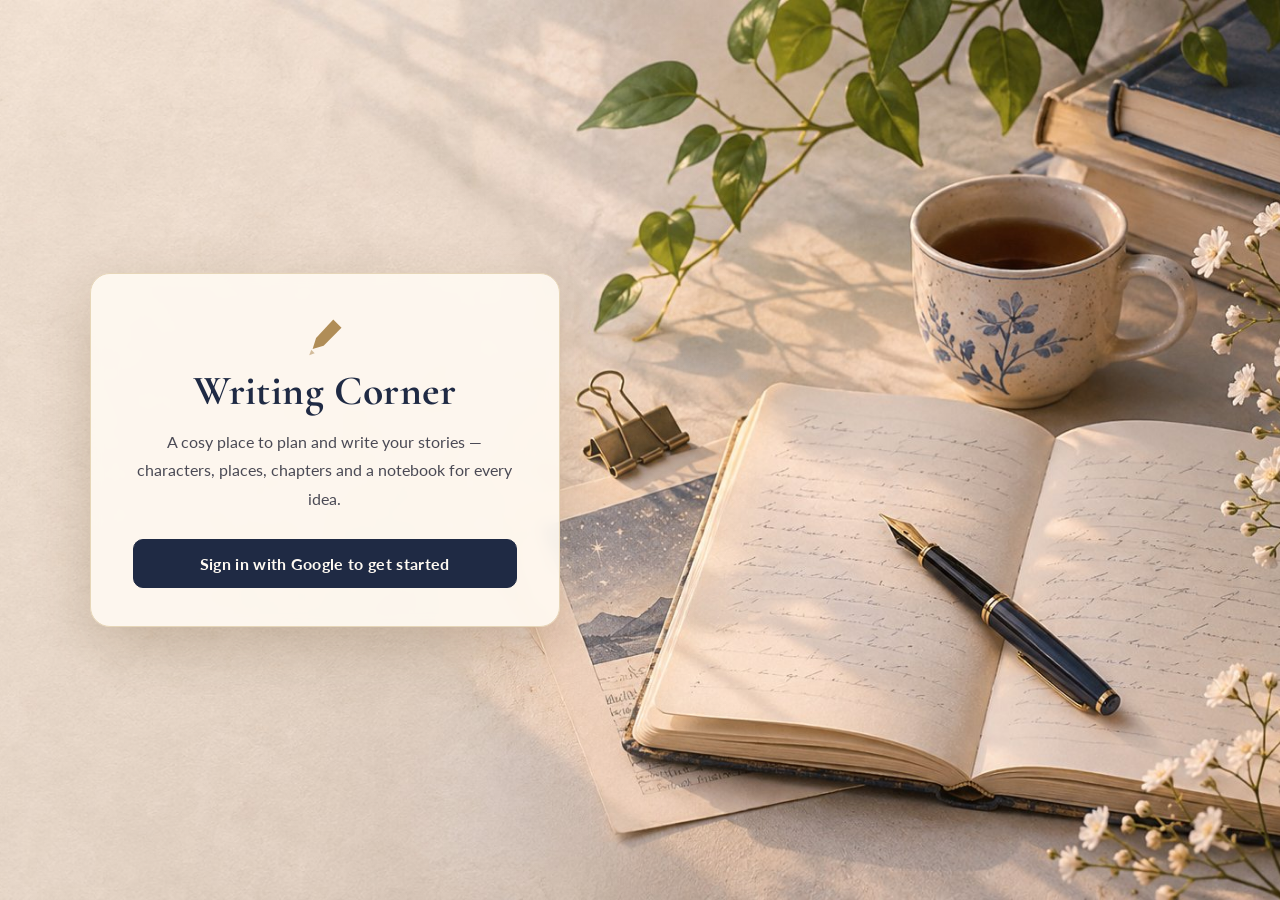
<file: index.html>
<!DOCTYPE html>
<html lang="en">
<head>
<meta charset="UTF-8">
<meta name="viewport" content="width=device-width, initial-scale=1.0">
<title>Writing Corner</title>
<link href="https://fonts.googleapis.com/css2?family=Patrick+Hand&family=Nunito:wght@400;500;600;700;800&family=Cormorant+Garamond:wght@600;700&family=Lato:wght@400;700&family=Cinzel:wght@400;500;600;700&family=IM+Fell+English:ital@0;1&family=Special+Elite&family=Crimson+Pro:ital,wght@0,300;0,400;1,300;1,400&display=swap" rel="stylesheet">
<link rel="icon" type="image/svg+xml" href="data:image/svg+xml,%3Csvg xmlns='http://www.w3.org/2000/svg' viewBox='0 0 64 64'%3E%3Crect width='64' height='64' rx='14' fill='%232b1d17'/%3E%3Cpath d='M44 10l10 10-24 24-14 4 4-14z' fill='%23c9a24d'/%3E%3Cpath d='M16 48l-2 6 6-2z' fill='%23e8d4a0'/%3E%3Cpath d='M38 16l10 10' stroke='%232b1d17' stroke-width='3'/%3E%3C/svg%3E">
<link rel="stylesheet" href="css/styles.css">
</head>
<body class="theme-light">
  <div id="mobile-gate" style="display:none; position:fixed; inset:0; background:#0f0f1a;
  color:#e8e0d5; font-family:'Georgia',serif; z-index:9999;
  flex-direction:column; align-items:center; justify-content:center;
  text-align:center; padding:40px; gap:20px;">
  <div style="font-size:2.5rem;">✒</div>
  <div style="font-size:1.4rem; letter-spacing:0.1em;">Writing Corner</div>
  <div style="font-size:1rem; color:#a09880; line-height:1.8; max-width:300px;">
    This app is designed for desktop use.<br>
    Please open it on a laptop or desktop computer for the best experience.
  </div>
</div>

<script>
  if (window.innerWidth < 768) {
    document.getElementById('mobile-gate').style.display = 'flex';
    document.querySelector('.app-shell').style.display = 'none';
  }
</script>

<!-- ══════════════ WELCOME PAGE ══════════════ -->
<div id="welcome" class="welcome" style="display:none">
  <div class="welcome-art"><img src="images/welcome.jpg" alt="" onerror="this.remove()"></div>
  <div class="welcome-card">
    <div class="welcome-pen"><svg viewBox="0 0 64 64" fill="currentColor" aria-hidden="true"><path d="M44 8l12 12-26 26-16 5 5-16z"/><path d="M12 52l-3 8 8-3z" opacity=".55"/></svg></div>
    <h1>Writing Corner</h1>
    <p>A cosy place to plan and write your stories &mdash; characters, places, chapters and a notebook for every idea.</p>
    <button class="btn-welcome" onclick="Welcome.ask()">Sign in with Google to get started</button>
  </div>
  <div class="welcome-pop" id="welcome-pop">
    <div class="welcome-pop-box">
      <div class="welcome-pop-title">Before you begin</div>
      <p id="welcome-pop-text">Your writing is saved in your own Google Drive, in a private hidden spot that only this app can open. The app&rsquo;s author never sees it, and you can disconnect at any time.</p>
      <div class="welcome-pop-btns">
        <button class="btn-ghost" onclick="Welcome.later()">Not now</button>
        <button class="btn-welcome" id="welcome-go" onclick="Welcome.go()">Continue with Google</button>
      </div>
    </div>
  </div>
</div>
<div class="app-shell">

  <!-- ══════════════ SIDEBAR ══════════════ -->
  <aside class="sidebar">
    <div class="sidebar-logo">
      <h1>Writing Corner</h1>
      <button class="project-chip" onclick="Projects.open()" title="Switch or create projects">
        <span class="project-chip-name" id="project-chip-name">My Novel</span><span class="project-chip-caret">▾</span>
      </button>
    </div>

    <nav class="sidebar-nav">
      <div class="nav-section-label">Workspace</div>
      <button class="nav-btn active" onclick="showPanel('overview')"><span>Overview</span>
      </button>
      <button class="nav-btn" onclick="showPanel('brainstorm')"><span>Brainstorm</span>
      </button>

      <div class="nav-section-label">Story Elements</div>
      <button class="nav-btn" onclick="showPanel('characters')"><span>Characters</span>
        <span class="nav-count" id="nav-char-count">0</span>
      </button>
      <button class="nav-btn" onclick="showPanel('places')"><span>Places</span>
        <span class="nav-count" id="nav-place-count">0</span>
      </button>

      <div class="nav-section-label">Manuscript</div>
      <button class="nav-btn" onclick="showPanel('chapters')"><span>Chapters</span>
        <span class="nav-count" id="nav-ch-count">0</span>
      </button>
      <button class="nav-btn" onclick="showPanel('writing')"><span>Write</span>
      </button>
    </nav>

    <div class="sidebar-bottom">
      <button class="nav-btn" onclick="openModal('project')"><span>⚙ Project Settings</span></button>
    </div>

  </aside>

  <!-- ══════════════ MAIN ══════════════ -->
  <main class="main">
    <div class="topbar">
      <span class="topbar-title" id="topbar-title"></span>
      <div class="topbar-actions">
        <span class="unsaved-dot" id="unsaved-dot" title="Unsaved changes"></span>
        <span class="sync-status backup-chip" id="backup-status" onclick="Backup.openModal()" title="Backup & Sync">…</span>
        <button class="btn btn-sm" onclick="Backup.openModal()">☁ Backup &amp; Sync</button>
        <button class="btn btn-accent btn-sm" onclick="App.save()">Save</button>
      </div>
    </div>

    <!-- ══ OVERVIEW PANEL ══ -->
    <div class="panel active" id="panel-overview">
      <div style="display:flex;justify-content:space-between;align-items:flex-start;margin-bottom:22px;">
        <div class="page-heading" style="margin:0">
          <div class="page-title" id="ov-project-title">My Novel</div>
          <div class="page-sub" id="ov-project-sub">Start writing your story</div>
        </div>
      </div>

      <div class="stat-cards">
        <div class="stat-card"><div class="stat-num" id="stat-words">0</div><div class="stat-label">Words Written</div></div>
        <div class="stat-card"><div class="stat-num" id="stat-chapters">0</div><div class="stat-label">Chapters</div></div>
        <div class="stat-card"><div class="stat-num" id="stat-chars">0</div><div class="stat-label">Characters</div></div>
        <div class="stat-card"><div class="stat-num" id="stat-places">0</div><div class="stat-label">Places</div></div>
      </div>

      <div class="panel-grid panel-grid-2">
        <div class="card">
          <div class="card-title">Synopsis</div>
          <textarea id="project-synopsis" class="form-textarea" style="min-height:190px;font-size:0.95rem;" placeholder="What is your story about?" oninput="App.markUnsaved()"></textarea>
          <div class="card-title" style="margin-top:16px;">Genre</div>
          <input id="project-tags" class="form-input" placeholder="e.g. Historical Fiction, Mystery, Suspense" oninput="App.markUnsaved()" style="margin-top:4px;">
        </div>
        <div class="card">
          <div class="card-title">Writing Calendar</div>
          <div id="writing-calendar"></div>
        </div>
      </div>
    </div>

    <!-- ══ BRAINSTORM PANEL ══ -->
    <div class="panel" id="panel-brainstorm">
      <div class="page-heading">
        <div class="page-title">Brainstorm Board</div>
        <div class="page-sub">Sticky notes and a whiteboard for your ideas</div>
      </div>
      <div class="brainstorm-tabs">
        <button class="brainstorm-tab active" onclick="switchBrainstormTab('stickies',this)">Sticky Notes</button>
        <button class="brainstorm-tab" onclick="switchBrainstormTab('whiteboard',this)">Whiteboard</button>
      </div>

      <!-- Stickies -->
      <div class="brainstorm-pane active" id="pane-stickies">
        <div class="brainstorm-board">
          <div style="display:flex;justify-content:space-between;align-items:center;margin-bottom:12px;">
            <div class="card-title" style="margin:0">Add a note:</div>
            <div class="add-sticky-btns">
              <button class="add-sticky-btn sticky-yellow" title="Yellow" onclick="Brainstorm.addSticky('yellow')">+</button>
              <button class="add-sticky-btn sticky-pink" title="Pink" onclick="Brainstorm.addSticky('pink')">+</button>
              <button class="add-sticky-btn sticky-blue" title="Blue" onclick="Brainstorm.addSticky('blue')">+</button>
              <button class="add-sticky-btn sticky-green" title="Green" onclick="Brainstorm.addSticky('green')">+</button>
              <button class="add-sticky-btn sticky-lavender" title="Lavender" onclick="Brainstorm.addSticky('lavender')">+</button>
              <button class="add-sticky-btn sticky-peach" title="Peach" onclick="Brainstorm.addSticky('peach')">+</button>
            </div>
          </div>
          <div class="sticky-notes" id="sticky-container"></div>
        </div>
      </div>

      <!-- Whiteboard -->
      <div class="brainstorm-pane" id="pane-whiteboard">
        <div class="whiteboard-wrapper">
          <div class="wb-toolbar" id="wb-toolbar">
            <!-- Pen (click to draw; arrow picks thickness) -->
            <div class="wb-dd wb-split active" data-tool="pen">
              <button class="wb-btn" title="Pen" aria-label="Pen" onclick="Whiteboard.setTool('pen')"><svg class="wb-ico" viewBox="0 0 24 24" aria-hidden="true"><g transform="rotate(45 12 12)"><path fill="currentColor" d="M9.2 1.5h5.6a1.2 1.2 0 0 1 1.2 1.2V14l-4 8-4-8V2.7a1.2 1.2 0 0 1 1.2-1.2z"/><rect x="10.6" y="3" width="1.6" height="6" rx=".8" fill="var(--wb-ico-cut,#fff)"/></g></svg></button>
              <button class="wb-btn wb-caret" title="Pen thickness" onclick="Whiteboard.toggleMenu('pen',this)">▾</button>
              <div class="wb-menu wb-dot-menu" id="wb-menu-pen"></div>
            </div>

            <!-- Shapes -->
            <div class="wb-dd">
              <button class="wb-btn" id="wbt-shapes" title="Shapes" aria-label="Shapes" onclick="Whiteboard.toggleMenu('shapes',this)"><span id="wb-shape-icon"></span></button>
              <div class="wb-menu" id="wb-menu-shapes">
                <div class="wb-menu-item" data-shape="line"     onclick="Whiteboard.setShape('line')"><span>╱</span> Line</div>
                <div class="wb-menu-item" data-shape="arrow"    onclick="Whiteboard.setShape('arrow')"><span>→</span> Arrow</div>
                <div class="wb-menu-item" data-shape="rect"     onclick="Whiteboard.setShape('rect')"><span>▭</span> Rectangle</div>
                <div class="wb-menu-item" data-shape="circle"   onclick="Whiteboard.setShape('circle')"><span>○</span> Circle</div>
                <div class="wb-menu-item" data-shape="diamond"  onclick="Whiteboard.setShape('diamond')"><span>◇</span> Diamond</div>
                <div class="wb-menu-item" data-shape="triangle" onclick="Whiteboard.setShape('triangle')"><span>△</span> Triangle</div>
                <div class="wb-menu-item" data-shape="star"     onclick="Whiteboard.setShape('star')"><span>☆</span> Star</div>
              </div>
            </div>

            <!-- Color -->
            <div class="wb-dd">
              <button class="wb-btn" id="wbt-color" title="Colour" aria-label="Colour" onclick="Whiteboard.toggleMenu('colors',this)"><span class="wb-color-chip" id="wb-color-chip"></span></button>
              <div class="wb-menu" id="wb-menu-colors">
                <div id="wb-colors" class="wb-color-grid"></div>
                <label class="wb-custom-color">Custom <input type="color" id="wb-custom" value="#d32f2f" oninput="Whiteboard.setColor(this.value)"></label>
              </div>
            </div>

            <div class="wb-gap"></div>

            <button class="wb-btn" onclick="Whiteboard.undo()">↩ Undo</button>

            <!-- Eraser (click to erase; arrow picks thickness) -->
            <div class="wb-dd wb-split" data-tool="eraser">
              <button class="wb-btn" title="Eraser" aria-label="Eraser" onclick="Whiteboard.setTool('eraser')"><svg class="wb-ico" viewBox="0 0 24 24" aria-hidden="true"><g transform="rotate(-45 12 12)" stroke="currentColor" stroke-width="1.7" stroke-linejoin="round"><rect x="4" y="7.5" width="16" height="9" rx="2.4" fill="#fff"/><path d="M12 7.5h5.6a2.4 2.4 0 0 1 2.4 2.4v4.2a2.4 2.4 0 0 1-2.4 2.4H12z" fill="#FFD600"/></g></svg></button>
              <button class="wb-btn wb-caret" title="Eraser thickness" onclick="Whiteboard.toggleMenu('eraser',this)">▾</button>
              <div class="wb-menu wb-dot-menu" id="wb-menu-eraser"></div>
            </div>

            <button class="wb-btn" title="Clear" aria-label="Clear" onclick="Whiteboard.clear()"><svg class="wb-ico wb-bin" viewBox="0 0 24 24" aria-hidden="true"><path fill="#D32F2F" d="M9 3h6l1 1.5h4V7H4V4.5h4zM5.5 8.5h13l-1 12a1.5 1.5 0 0 1-1.5 1.4H8a1.5 1.5 0 0 1-1.5-1.4z"/><path fill="#fff" d="M9.2 11h1.4v7H9.2zm4.2 0h1.4v7h-1.4z"/></svg></button>

            <div class="wb-spacer"></div>

            <button class="wb-btn wb-save" onclick="Whiteboard.download()">⬇ Save image</button>
          </div>
          <canvas id="wb-canvas"></canvas>
        </div>
      </div>
    </div>

    <!-- ══ CHARACTERS PANEL ══ -->
    <div class="panel" id="panel-characters">
      <div style="display:flex;justify-content:space-between;align-items:flex-end;margin-bottom:22px;">
        <div class="page-heading" style="margin:0">
          <div class="page-title">Characters</div>
          <div class="page-sub">Build and track your cast</div>
        </div>
        <button class="btn btn-accent" onclick="Characters.openModal()">+ New Character</button>
      </div>
      <div class="panel-grid panel-grid-3" id="char-grid"></div>
    </div>

    <!-- ══ PLACES PANEL ══ -->
    <div class="panel" id="panel-places">
      <div style="display:flex;justify-content:space-between;align-items:flex-end;margin-bottom:22px;">
        <div class="page-heading" style="margin:0">
          <div class="page-title">Places & Settings</div>
          <div class="page-sub">The world your story inhabits</div>
        </div>
        <button class="btn btn-accent" onclick="Places.openModal()">+ New Place</button>
      </div>
      <div class="panel-grid panel-grid-3" id="place-grid"></div>
    </div>

    <!-- ══ CHAPTERS PANEL ══ -->
    <div class="panel" id="panel-chapters">
      <div style="display:flex;justify-content:space-between;align-items:flex-end;margin-bottom:22px;">
        <div class="page-heading" style="margin:0">
          <div class="page-title">Chapters</div>
          <div class="page-sub">Structure your manuscript</div>
        </div>
        <button class="btn btn-accent" onclick="Chapters.openModal()">+ New Chapter</button>
      </div>
      <div style="display:flex;flex-direction:column;gap:10px;" id="chapter-list"></div>
    </div>

    <!-- ══ WRITING PANEL ══ -->
    <div class="panel" id="panel-writing">
      <div class="page-heading write-heading">
        <div class="page-title">Write</div>
        <div class="write-stats">
          <button class="stats-link" onclick="Writing.openStats()">Statistics</button>
        </div>
      </div>
      <div class="panel-writing-inner">
        <!-- Left sidebar -->
        <div class="chapter-sidebar-col">
          <div class="card" style="padding:15px 16px;">
            <div class="card-title">Chapter</div>
            <select id="writing-ch-select" class="form-select" style="margin-bottom:8px;" onchange="Writing.selectChapter(this.value)">
              <option value="" disabled selected hidden>Select a Chapter</option>
            </select>
            <div id="writing-ch-create" class="ch-quick-create" style="display:none;">
              <input id="writing-ch-create-input" class="form-input" placeholder="No chapters in this story, create one" onkeydown="if(event.key==='Enter')Chapters.quickCreate(this.value,true)">
              <button class="btn btn-accent btn-sm" onclick="Chapters.quickCreate(document.getElementById('writing-ch-create-input').value,true)">Create</button>
            </div>
            <div style="font-size:0.74rem;color:var(--text3);text-align:center;margin-top:2px;" id="writing-wc">0 words</div>
          </div>
          <div class="card" style="padding:15px 16px;flex:1;overflow-y:auto;">
            <div class="card-title">Tiny Notes</div>
            <textarea id="ch-plan" class="form-textarea" style="min-height:130px;font-size:0.84rem;" placeholder="What happens in this chapter?" oninput="Writing.savePlan();App.markUnsaved()"></textarea>
            <div class="card-title" style="margin-top:24px;">Settings</div>
            <input id="ch-setting" class="form-input" style="margin-top:4px;font-size:0.84rem;" placeholder="Where does this take place?" oninput="Writing.savePlan();App.markUnsaved()">
            <div class="card-title" style="margin-top:24px;">Characters Present</div>
            <input id="ch-chars-present" class="form-input" style="margin-top:4px;font-size:0.84rem;" placeholder="Who appears here?" oninput="Writing.savePlan();App.markUnsaved()">
          </div>
        </div>
        <!-- Editor -->
        <div class="chapter-editor-col">
          <div class="editor-container">
            <div class="editor-toolbar" id="editor-toolbar">
              <button class="tool-btn" data-cmd="bold" onmousedown="event.preventDefault()" onclick="Writing.format('bold')" title="Bold"><b>B</b></button>
              <button class="tool-btn" data-cmd="italic" onmousedown="event.preventDefault()" onclick="Writing.format('italic')" title="Italic"><i>I</i></button>
              <button class="tool-btn" data-cmd="underline" onmousedown="event.preventDefault()" onclick="Writing.format('underline')" title="Underline"><u>U</u></button>
              <button class="tool-btn" data-cmd="strikeThrough" onmousedown="event.preventDefault()" onclick="Writing.format('strikeThrough')" title="Strikethrough"><s>S</s></button>
              <button class="tool-btn tool-btn-wide" style="margin-left:auto;" onmousedown="event.preventDefault()" onclick="Writing.format('insertHorizontalRule')" title="Insert a horizontal line">Add Line Separator</button>
            </div>
            <div id="writing-tab-draft" style="flex:1;display:flex;flex-direction:column;min-height:0;">
              <div id="chapter-draft" class="editor-body" contenteditable="true"
                oninput="Writing.onDraftInput()"
                style="flex:1;min-height:0;"></div>
            </div>
          </div>
        </div>
      </div>
    </div>
  </main>
</div>

<!-- ══════════════════════════════════════════
     MODALS
══════════════════════════════════════════ -->

<!-- Project Settings -->
<div class="modal-overlay" id="modal-project">
  <div class="modal modal-sm">
    <div class="modal-header">
      <div class="modal-title">⚙ Project Settings</div>
      <button class="modal-close" onclick="closeModal('project')">✕</button>
    </div>
    <div class="modal-body">
      <div class="form-group"><label class="form-label">Novel Title</label><input id="ps-title" class="form-input" placeholder="e.g. The Crimson Inheritance"></div>
      <div class="form-group"><label class="form-label">Subtitle / Tagline</label><input id="ps-subtitle" class="form-input" placeholder="Describe what your novel is about in a line or two"></div>
      <div class="form-row">
        <div class="form-group"><label class="form-label">Author Name</label><input id="ps-author" class="form-input" placeholder="Your name"></div>
        <div class="form-group"><label class="form-label">Genre</label><input id="ps-genre" class="form-input" placeholder="e.g. Historical Fiction"></div>
      </div>
    </div>
    <div class="modal-footer">
      <button class="btn" onclick="closeModal('project')">Cancel</button>
      <button class="btn btn-accent" onclick="App.saveProjectSettings()">Save</button>
    </div>
  </div>
</div>

<!-- Character Modal -->
<div class="modal-overlay" id="modal-character">
  <div class="modal">
    <div class="modal-header">
      <div class="modal-title" id="char-modal-title">New Character</div>
      <button class="modal-close" onclick="closeModal('character')">✕</button>
    </div>
    <div class="modal-body">

      <div class="form-row">
        <div class="form-group"><label class="form-label">Name *</label><input id="cf-name" class="form-input" placeholder="e.g. Shruthi"></div>
        <div class="form-group"><label class="form-label">Age</label><input id="cf-age" class="form-input" placeholder="e.g. 15" type="number"></div>
      </div>
      <div class="form-row">
        <div class="form-group">
          <label class="form-label">Gender *</label>
          <select id="cf-gender" class="form-select" onchange="Characters.pickGender(this.value)">
            <option value="" disabled hidden>Select</option>
            <option value="Female">Female</option>
            <option value="Male">Male</option>
          </select>
        </div>
        <div class="form-group">
          <label class="form-label">Role *</label>
          <select id="cf-role" class="form-select">
            <option value="Protagonist">Protagonist</option>
            <option value="Antagonist">Antagonist</option>
            <option value="Supporting">Supporting Character</option>
            <option value="Mentor">Mentor</option>
            <option value="Love Interest">Love Interest</option>
            <option value="Minor">Minor Character</option>
          </select>
        </div>
      </div>

      <!-- Portrait builder (appears once a gender is chosen) -->
      <div class="portrait-builder" id="portrait-builder" style="display:none">
        <div class="portrait-box"><div class="portrait-stack" id="cf-portrait"><canvas class="portrait-canvas"></canvas><canvas class="portrait-canvas portrait-top"></canvas><img id="cf-own-photo" class="own-photo" alt="" hidden></div>
          <div class="portrait-extras">
            <button type="button" class="btn btn-own-photo" onclick="Characters.chooseOwnPhoto()">I want to choose my own photo</button>
            <label class="simple-opt"><input type="checkbox" id="cf-simple" onchange="Characters.toggleSimple(this.checked)"> I don't want ANY photo</label>
          </div>
        </div>
        <div class="portrait-controls" id="cf-controls">
          <div class="portrait-row">
            <label class="form-label">Hairstyle</label>
            <select id="cf-hair" class="form-select" onchange="Characters.pickHair(this.value)"></select>
          </div>
          <div class="portrait-row" id="cf-clothes-row" style="display:none">
            <label class="form-label">Change clothes</label>
            <div class="clothes-switch">
              <button type="button" class="clothes-arrow" id="cf-clothes-prev" onclick="Characters.stepClothes(-1)" title="Previous outfit">‹</button>
              <span class="clothes-count" id="cf-clothes-count">1 / 1</span>
              <button type="button" class="clothes-arrow" id="cf-clothes-next" onclick="Characters.stepClothes(1)" title="Next outfit">›</button>
            </div>
          </div>
          <div class="portrait-row" id="cf-haircolor-row" style="display:none">
            <label class="form-label">Hair colour</label>
            <div class="swatch-row" id="cf-haircolor"></div>
          </div>
          <div class="portrait-row">
            <label class="form-label">Eye colour</label>
            <div class="swatch-row" id="cf-eyecolor"></div>
          </div>
          <div class="portrait-row">
            <label class="form-label">Skin tone</label>
            <div class="swatch-row" id="cf-skincolor"></div>
          </div>
        </div>
      </div>

      <!-- Removable fields -->
      <div id="char-fields">
        <div class="form-group" id="field-wrap-appearance">
          <label class="form-label">Appearance <button class="field-remove-btn" onclick="removeField('appearance')" title="Remove this field">✕</button></label>
          <textarea id="cf-appearance" class="form-textarea" placeholder="Describe how they look: hair, eyes, clothing style, anything distinctive"></textarea>
        </div>
        <div class="form-group" id="field-wrap-motivation">
          <label class="form-label">Goal / Motivation <button class="field-remove-btn" onclick="removeField('motivation')" title="Remove this field">✕</button></label>
          <textarea id="cf-motivation" class="form-textarea" placeholder="What does this character want, and why?"></textarea>
        </div>
        <div class="form-group" id="field-wrap-ismain">
          <label class="form-label">Is this the main character?</label>
          <div class="radio-row">
            <label class="radio-opt"><input type="radio" name="cf-ismain" value="yes" checked onchange="Characters.syncMain()"> Yes</label>
            <label class="radio-opt"><input type="radio" name="cf-ismain" value="no" onchange="Characters.syncMain()"> No</label>
          </div>
        </div>
        <div class="form-group" id="field-wrap-relationship">
          <label class="form-label">Relationship to Main Character <button class="field-remove-btn" onclick="removeField('relationship')" title="Remove this field">✕</button></label>
          <input id="cf-relationship" class="form-input" placeholder="e.g. Family member, best friend, rival">
        </div>
        <div class="form-row" id="field-wrap-tags">
          <div class="form-group">
            <label class="form-label">Flaws <button class="field-remove-btn" onclick="removeField('tags')" title="Remove this field">✕</button></label>
            <input id="cf-flaws" class="form-input" placeholder="e.g. Bossy, Stubborn">
          </div>
          <div class="form-group">
            <label class="form-label">Likes / Interests</label>
            <input id="cf-likes" class="form-input" placeholder="e.g. Old books, horses">
          </div>
        </div>
        <div class="form-group" id="field-wrap-notes">
          <label class="form-label">Notes <button class="field-remove-btn" onclick="removeField('notes')" title="Remove this field">✕</button></label>
          <textarea id="cf-notes" class="form-textarea" placeholder="Backstory, arc ideas, anything else..."></textarea>
        </div>
      </div>
      <input type="hidden" id="cf-editing-id">
    </div>
    <div class="modal-footer">
      <button class="btn btn-danger btn-sm" id="char-delete-btn" style="margin-right:auto;display:none" onclick="Characters.delete()">Delete</button>
      <button class="btn" onclick="closeModal('character')">Cancel</button>
      <button class="btn btn-accent" onclick="Characters.save()">Save Character</button>
    </div>
  </div>
</div>

<!-- Place Modal -->
<div class="modal-overlay" id="modal-place">
  <div class="modal">
    <div class="modal-header">
      <div class="modal-title" id="place-modal-title">New Place</div>
      <button class="modal-close" onclick="closeModal('place')">✕</button>
    </div>
    <div class="modal-body">
      <div class="form-group"><label class="form-label">Place Name *</label><input id="pf-name" class="form-input" placeholder="e.g. Vinata History Museum"></div>
      <div class="form-group">
        <label class="form-label">Type</label>
        <div id="pf-type-cascade" class="type-cascade"></div>
      </div>
      <div id="place-fields">
        <div class="form-group" id="field-wrap-pdesc">
          <label class="form-label">Description <button class="field-remove-btn" onclick="removeField('pdesc')" title="Remove">✕</button></label>
          <textarea id="pf-desc" class="form-textarea" placeholder="What does it look like? What's the history?"></textarea>
        </div>
        <div class="form-group" id="field-wrap-patm">
          <label class="form-label">Mood <button class="field-remove-btn" onclick="removeField('patm')" title="Remove">✕</button></label>
          <input id="pf-atmosphere" class="form-input" placeholder="e.g. Foreboding, Grand">
        </div>
        <div class="form-group" id="field-wrap-psensory">
          <label class="form-label">Sensory Details <button class="field-remove-btn" onclick="removeField('psensory')" title="Remove">✕</button></label>
          <textarea id="pf-sensory" class="form-textarea" placeholder="Smell, sound, temperature, lighting..."></textarea>
        </div>
        <div class="form-group" id="field-wrap-psig">
          <label class="form-label">Story Significance <button class="field-remove-btn" onclick="removeField('psig')" title="Remove">✕</button></label>
          <textarea id="pf-significance" class="form-textarea" placeholder="Why does this place matter?"></textarea>
        </div>
      </div>
      <input type="hidden" id="pf-editing-id">
    </div>
    <div class="modal-footer">
      <button class="btn btn-danger btn-sm" id="place-delete-btn" style="margin-right:auto;display:none" onclick="Places.delete()">Delete</button>
      <button class="btn" onclick="closeModal('place')">Cancel</button>
      <button class="btn btn-accent" onclick="Places.save()">Save Place</button>
    </div>
  </div>
</div>

<!-- Chapter Modal -->
<div class="modal-overlay" id="modal-chapter">
  <div class="modal modal-sm">
    <div class="modal-header">
      <div class="modal-title" id="ch-modal-title">New Chapter</div>
      <button class="modal-close" onclick="closeModal('chapter')">✕</button>
    </div>
    <div class="modal-body">
      <div class="form-row">
        <div class="form-group"><label class="form-label">Number / Label</label><input id="chf-num" class="form-input" placeholder="e.g. I or Prologue"></div>
        <div class="form-group">
          <label class="form-label">Status</label>
          <select id="chf-status" class="form-select">
            <option value="draft">In progress</option>
            <option value="complete">Complete</option>
          </select>
        </div>
      </div>
      <div class="form-group"><label class="form-label">Title</label><input id="chf-title" class="form-input" placeholder="e.g. The Letter"></div>
      <div class="form-group"><label class="form-label">Summary / Plans</label><textarea id="chf-summary" class="form-textarea" style="min-height:110px;" placeholder="What happens? Notes, bullet points, anything."></textarea></div>
      <div class="form-row">
        <div class="form-group"><label class="form-label">Characters</label><input id="chf-chars" class="form-input" placeholder="e.g. Nisha, Varun"></div>
        <div class="form-group"><label class="form-label">Setting(s)</label><input id="chf-setting" class="form-input" placeholder="e.g. Museum"></div>
      </div>
      <input type="hidden" id="chf-editing-id">
    </div>
    <div class="modal-footer">
      <button class="btn btn-danger btn-sm" id="ch-delete-btn" style="margin-right:auto;display:none" onclick="Chapters.delete()">Delete</button>
      <button class="btn" onclick="closeModal('chapter')">Cancel</button>
      <button class="btn btn-accent" onclick="Chapters.save()">Save Chapter</button>
    </div>
  </div>
</div>

<!-- Export Modal -->
<div class="modal-overlay" id="modal-photo">
  <div class="modal" style="max-width:400px;">
    <div class="modal-header">
      <div class="modal-title">Position your picture</div>
      <button class="modal-close" onclick="Photos.cancel()">✕</button>
    </div>
    <div class="modal-body">
      <div id="photo-stage" class="photo-stage"><img id="photo-stage-img" alt="" draggable="false"></div>
      <label class="photo-zoom-row">Zoom <input id="photo-zoom" type="range" min="0" max="1" step="0.01" value="0" oninput="Photos.zoom(this.value)"></label>
      <div class="photo-actions">
        <button class="btn" onclick="Photos.cancel()">Cancel</button>
        <button class="btn btn-primary" onclick="Photos.apply()">Use this picture</button>
      </div>
    </div>
  </div>
</div>

<div class="modal-overlay" id="modal-stats">
  <div class="modal" style="max-width:380px;">
    <div class="modal-header">
      <div class="modal-title">Statistics</div>
      <button class="modal-close" onclick="closeModal('stats')">✕</button>
    </div>
    <div class="modal-body">
      <select id="stats-scope" class="form-select" style="margin-bottom:14px;" onchange="Writing.renderStats()">
        <option value="chapter">This chapter</option>
        <option value="story">Whole story</option>
      </select>
      <table class="stats-table"><tbody id="stats-body"></tbody></table>
      <div style="text-align:right;margin-top:14px;"><button class="btn" onclick="closeModal('stats')">Close</button></div>
    </div>
  </div>
</div>

<!-- Backup & Sync Modal -->
<div class="modal-overlay" id="modal-sync">
  <div class="modal modal-sm">
    <div class="modal-header">
      <div class="modal-title">☁ Backup &amp; Sync</div>
      <button class="modal-close" onclick="closeModal('sync')">✕</button>
    </div>
    <div class="modal-body">

      <p class="sync-intro">At the moment, your data is saved, but can be lost if you clear history/cache in your browser. To have a better backup, choose a file in Google Drive, Dropbox, OneDrive or iCloud and it syncs everywhere too.</p>
      <div style="display:none"><span id="sync-storage-text"></span></div>

      <div class="sync-block" id="sync-drive-section">
        <div class="sync-row" id="sync-drive-row" style="display:none"><div class="status-dot disconnected" id="sync-drive-dot"></div><span id="sync-drive-text">Not connected</span></div>
        <div class="sync-actions">
          <button class="btn btn-accent btn-sm" id="sync-drive-connect" onclick="Drive.connect()">Sign in with Google</button>
          <button class="btn btn-sm" id="sync-drive-now" style="display:none" onclick="Drive.syncNow()">Sync now</button>
        </div>
      </div>

      <div class="sync-block" id="sync-file-section" style="display:none">
        <div class="export-section-title">💾 Auto-backup to a file</div>
        <div class="sync-row"><div class="status-dot disconnected" id="sync-file-dot"></div><span id="sync-file-text">Off</span></div>
        <div class="sync-actions">
          <button class="btn btn-sm btn-accent" id="sync-file-choose" onclick="Backup.chooseFile()">Choose backup file…</button>
          <button class="btn btn-sm btn-accent" id="sync-file-reconnect" style="display:none" onclick="Backup.reconnectFile()">Reconnect</button>
          <button class="btn btn-sm btn-danger" id="sync-file-stop" style="display:none" onclick="Backup.stopFile()">Stop</button>
        </div>
      </div>

      <div class="sync-block">
        <p class="sync-desc" id="sync-last-backup" style="display:none"></p>
        <p class="sync-desc">Not using Google sign-in? Download everything as a file and keep it somewhere safe.</p>
        <div class="sync-actions"><button class="btn btn-sm" onclick="Storage.exportJSON()">Download backup</button></div>
        <p class="sync-desc" style="margin-top:28px">Lost your writing, or moving to a new device? Pick a backup file you downloaded earlier to bring it all back. This replaces what's currently in this browser.</p>
        <div class="sync-actions">
          <button class="btn btn-sm" onclick="document.getElementById('restore-input2').click()">Restore from file</button>
          <input type="file" id="restore-input2" accept=".json" style="display:none" onchange="Storage.importJSON(this)">
        </div>
      </div>

    </div>
    <div class="modal-footer"><button class="btn" onclick="closeModal('sync')">Close</button></div>
  </div>
</div>

<!-- Ambience button + popover -->
<button class="ambience-fab" id="ambience-fab" onclick="Ambience.toggle()" title="Change ambience">🎧 <span>Ambience</span></button>
<div class="ambience-panel" id="ambience-panel">
  <div class="ambience-head">
    <div class="modal-title">Ambience</div>
    <button class="modal-close" onclick="Ambience.toggle()">✕</button>
  </div>
  <div class="ambience-body">
    <div class="amb-heading">Vibe 😎</div>
    <div class="theme-swatches" id="theme-swatches">
      <div class="swatch swatch-light active" title="Light"></div>
      <div class="swatch swatch-dark" title="Dark"></div>
      <div class="swatch swatch-midnight" title="Midnight"></div>
      <div class="swatch swatch-typewriter" title="Typewriter"></div>
      <div class="swatch swatch-horror" title="Horror"></div>
      <div class="swatch swatch-rose" title="Rose"></div>
      <div class="swatch swatch-emerald" title="Emerald Forest"></div>
      <div class="swatch swatch-enchanted" title="Enchanted"></div>
    </div>
    <div class="amb-heading">Background sounds</div>
    <div class="amb-list" id="ambiance-btns">
      <button class="amb-opt" data-sound="rain">Rain</button>
      <button class="amb-opt" data-sound="piano">Soft piano</button>
      <button class="amb-opt" data-sound="wind">Wind</button>
      <button class="amb-opt" data-sound="fire">Fire</button>
    </div>
    <div class="amb-heading">Keystrokes</div>
    <div class="amb-list" id="keystroke-btns">
      <button class="amb-opt" data-key="typewriter">Typewriter</button>
      <button class="amb-opt" data-key="pen">Pen scratching</button>
    </div>
  </div>
</div>

<!-- Persistent pause control for background sound -->
<div class="sound-pill" id="sound-pill">
  <span class="sound-pill-name" id="sound-pill-name"></span>
  <button class="sound-pill-btn" id="sound-pill-btn" onclick="Ambience.togglePause()" title="Pause background sound">❚❚</button>
</div>

<!-- Projects modal -->
<div class="modal-overlay" id="modal-projects">
  <div class="modal modal-sm">
    <div class="modal-header">
      <div class="modal-title">Your Projects</div>
      <button class="modal-close" onclick="closeModal('projects')">✕</button>
    </div>
    <div class="modal-body">
      <div id="projects-list"></div>
      <div class="project-new">
        <input id="project-new-title" class="form-input" placeholder="Title of a new novel…" onkeydown="if(event.key==='Enter')Projects.create()">
        <button class="btn btn-accent btn-sm" onclick="Projects.create()">Save</button>
      </div>
    </div>
    <div class="modal-footer"><button class="btn" onclick="closeModal('projects')">Close</button></div>
  </div>
</div>

<!-- Toast -->
<div class="toast" id="toast"></div>

<!-- ══════════════════════════════════════════
     SCRIPTS — order matters
══════════════════════════════════════════ -->
<script src="js/storage.js"></script>
<script src="js/sound.js"></script>
<script src="js/portrait.js"></script>
<script src="js/photos.js"></script>
<script src="js/characters.js"></script>
<script src="js/places.js"></script>
<script src="js/chapters.js"></script>
<script src="js/writing.js"></script>
<script src="js/brainstorm.js"></script>
<script src="js/whiteboard.js"></script>
<script src="js/config.js"></script>
<script src="js/ambience.js"></script>
<script src="js/sparkle.js"></script>
<script src="js/welcome.js"></script>
<script src="js/projects.js"></script>
<script src="js/multipick.js"></script>
<script src="js/calendar.js"></script>
<script src="js/drive.js"></script>
<script src="js/backup.js"></script>
<script src="js/app.js"></script>
</body>
</html>
</file>
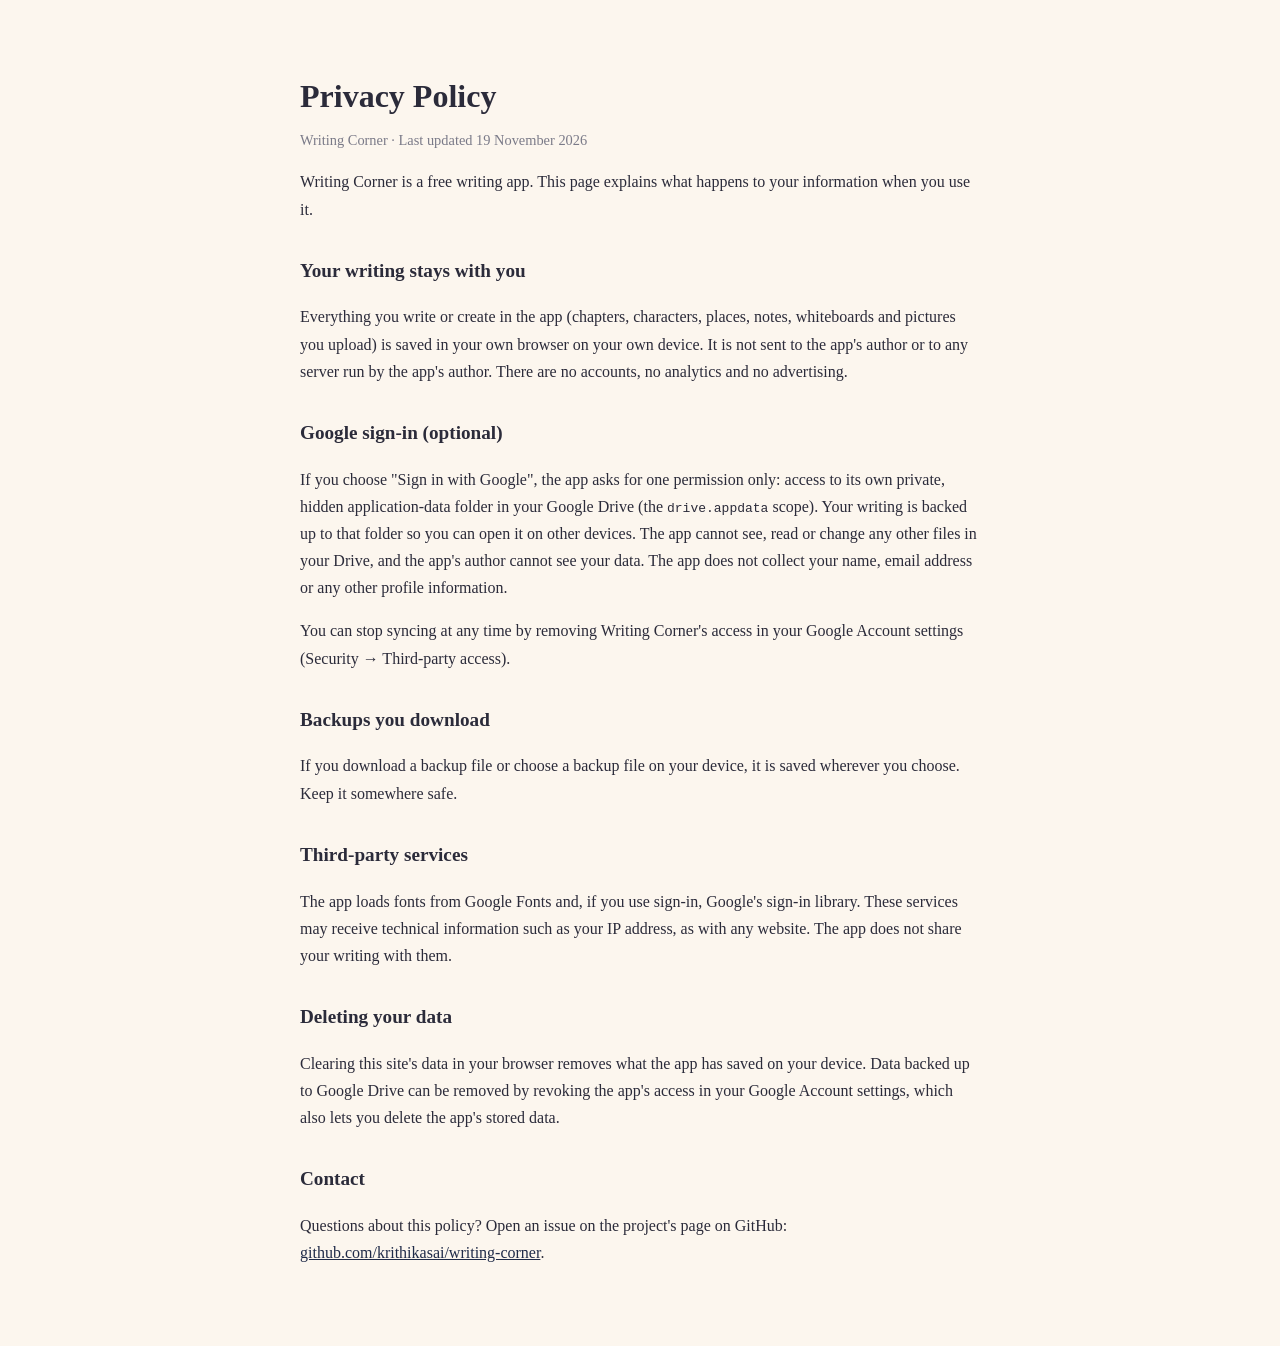
<file: privacy.html>
<!doctype html>
<html lang="en">
<head>
<meta charset="utf-8">
<meta name="viewport" content="width=device-width, initial-scale=1">
<title>Privacy Policy – Writing Corner</title>
<style>
  body { font-family: Georgia, 'Times New Roman', serif; background:#fcf6ee; color:#2b2b3a; margin:0; }
  main { max-width: 680px; margin: 0 auto; padding: 48px 20px 64px; line-height: 1.7; }
  h1 { font-size: 2rem; margin-bottom: 4px; }
  h2 { font-size: 1.2rem; margin-top: 32px; }
  .updated { color:#7a7a88; font-size:.9rem; }
  a { color:#1f2a48; }
</style>
</head>
<body>
<main>
  <h1>Privacy Policy</h1>
  <div class="updated">Writing Corner · Last updated 19 November 2026</div>

  <p>Writing Corner is a free writing app. This page explains what happens to your information when you use it.</p>

  <h2>Your writing stays with you</h2>
  <p>Everything you write or create in the app (chapters, characters, places, notes, whiteboards and pictures you upload) is saved in your own browser on your own device. It is not sent to the app's author or to any server run by the app's author. There are no accounts, no analytics and no advertising.</p>

  <h2>Google sign-in (optional)</h2>
  <p>If you choose "Sign in with Google", the app asks for one permission only: access to its own private, hidden application-data folder in your Google Drive (the <code>drive.appdata</code> scope). Your writing is backed up to that folder so you can open it on other devices. The app cannot see, read or change any other files in your Drive, and the app's author cannot see your data. The app does not collect your name, email address or any other profile information.</p>
  <p>You can stop syncing at any time by removing Writing Corner's access in your Google Account settings (Security → Third-party access).</p>

  <h2>Backups you download</h2>
  <p>If you download a backup file or choose a backup file on your device, it is saved wherever you choose. Keep it somewhere safe.</p>

  <h2>Third-party services</h2>
  <p>The app loads fonts from Google Fonts and, if you use sign-in, Google's sign-in library. These services may receive technical information such as your IP address, as with any website. The app does not share your writing with them.</p>

  <h2>Deleting your data</h2>
  <p>Clearing this site's data in your browser removes what the app has saved on your device. Data backed up to Google Drive can be removed by revoking the app's access in your Google Account settings, which also lets you delete the app's stored data.</p>

  <h2>Contact</h2>
  <p>Questions about this policy? Open an issue on the project's page on GitHub: <a href="https://github.com/krithikasai/writing-corner">github.com/krithikasai/writing-corner</a>.</p>
</main>
</body>
</html>
</file>
<file: css/styles.css>
/* ═══════════════════════════════════════════════════════
   WRITER'S HAVEN — Main Stylesheet
   ═══════════════════════════════════════════════════════ */

*, *::before, *::after { box-sizing: border-box; margin: 0; padding: 0; }

:root {
  --radius: 10px;
  --trans: 0.3s ease;
  --shadow: 0 8px 30px rgba(0,0,0,0.25);
  --shadow-lg: 0 20px 60px rgba(0,0,0,0.4);
}

/* ── THEMES ── */
body.theme-light {
  --bg:#FFFFFF; --bg2:#F7F7F7; --bg3:#EFEFEF;
  --surface:#FFFFFF; --surface2:#F4F4F4;
  --input:#FFFFFF; --input-border:#BDBDBD;
  --text:#000000; --text2:#2B2B2B; --text3:#666666;
  --border:#D2D2D2; --accent:#000000; --accent-dim:rgba(0,0,0,0.07);
  --label:#000000; --on-accent:#FFFFFF; --danger:#B3261E;
  --page-bg:#FFFFFF;
  --font-heading:'Times New Roman',Times,serif; --font-body:'Times New Roman',Times,serif;
}
body.theme-dark {
  --bg:#000000; --bg2:#0A0A0A; --bg3:#141414;
  --surface:#0F0F0F; --surface2:#1A1A1A;
  --input:#0A0A0A; --input-border:#4A4A4A;
  --text:#FFFFFF; --text2:#DADADA; --text3:#9C9C9C;
  --border:#3A3A3A; --accent:#FFFFFF; --accent-dim:rgba(255,255,255,0.12);
  --label:#FFFFFF; --on-accent:#000000; --danger:#FF8A8A;
  --page-bg:#000000;
  --font-heading:'Times New Roman',Times,serif; --font-body:'Times New Roman',Times,serif;
}
body.theme-midnight {
  --bg:#080D2B; --bg2:#0B1235; --bg3:#101A40;
  --surface:#17245B; --surface2:#1C2B66;
  --input:#101A40; --input-border:#354778;
  --text:#F5F7FF; --text2:#C3CDF0; --text3:#8593C6;
  --border:#354778; --accent:#5AADEB; --accent-dim:rgba(90,173,235,0.16);
  --label:#8FC9F5; --on-accent:#080D2B;
  --danger:#e58a8a;
  --page-bg:radial-gradient(ellipse 75% 70% at 50% 42%, #0E1741 0%, #0A1131 55%, #080D2B 100%);
  --font-heading:'Patrick Hand', cursive; --font-body:'Patrick Hand', cursive;
}
body.theme-enchanted {
  --bg:#EDE7F6; --bg2:#E9DFF5; --bg3:#E4D5F5;
  --surface:#EEE6F8; --surface2:#E3D8F2;
  --input:#F8F4FC; --input-border:#C5B0D9;
  --text:#302044; --text2:#5A4477; --text3:#8873A3;
  --border:#C9B6DF; --accent:#8555B5; --accent-dim:rgba(133,85,181,0.13);
  --label:#7545A0; --accent-btn:#8555B5; --accent-btn-hover:#563477; --on-accent:#FFFFFF;
  --danger:#A23A6E;
  --page-bg:linear-gradient(145deg,#F6EEFF 0%,#E4D5F5 52%,#CDB7E8 100%);
  --panel-bg:linear-gradient(160deg,#F9F5FF 0%,#E3D8F2 100%);
  --heading-color:#39234F;
  --font-heading:'Cormorant Garamond',serif; --font-body:'Lato',sans-serif;
}
body.theme-typewriter {
  --bg:#f0ece4; --bg2:#e8e0d4; --bg3:#ddd4c4;
  --surface:#faf8f4; --surface2:#f0ece4;
  --text:#2a2520; --text2:#5a5040; --text3:#8a7a60;
  --border:#93866e; --accent:#3a3028; --accent-dim:rgba(58,48,40,0.1);
  --danger:#8b2020;
  --font-heading:'Special Elite',cursive; --font-body:'Special Elite',cursive;
}
body.theme-horror {
  --bg:#20191A; --bg2:#1B1415; --bg3:#302324;
  --surface:#49302F; --surface2:#3D2928;
  --input:#302324; --input-border:#8E463F;
  --text:#F0E3D5; --text2:#D4B9A9; --text3:#AB8D80;
  --border:#8E463F; --accent:#D47A6C; --accent-dim:rgba(212,122,108,0.16);
  --label:#D47A6C; --accent-btn:#A64B42; --accent-btn-hover:#C15C50; --on-accent:#FFF0E7;
  --danger:#E27D70;
  --font-heading:'IM Fell English',serif; --font-body:'IM Fell English',serif;
}
body.theme-emerald {
  --bg:#061A0C; --bg2:#081E0F; --bg3:#12351D;
  --surface:#0D2816; --surface2:#123020;
  --input:#102F1B; --input-border:#315E3D;
  --text:#C9E8D2; --text2:#B5D8BF; --text3:#80C995;
  --border:#315E3D; --accent:#35A85B; --accent-dim:rgba(53,168,91,0.16);
  --label:#58BD75; --on-accent:#04140A;
  --danger:#D98A84;
  --font-heading:'Cinzel',serif; --font-body:Georgia,'Times New Roman',serif;
}
body.theme-rose {
  --bg:#FFF1F5; --bg2:#FFF7FA; --bg3:#FCE2EC;
  --surface:#FFFFFF; --surface2:#FFF7FA;
  --input:#FFF7FA; --input-border:#E8B8CC;
  --text:#54213D; --text2:#80415F; --text3:#A8708A;
  --border:#F2D5E0; --accent:#C94F86; --accent-dim:rgba(201,79,134,0.12);
  --label:#A33D70; --accent-btn:#C94F86; --accent-btn-hover:#A9366D; --on-accent:#FFFFFF;
  --danger:#A9366D;
  --font-heading:'Nunito', sans-serif; --font-body:'Nunito', sans-serif;
}

/* ── BASE ── */
body {
  font-family: var(--font-body,'Crimson Pro',serif);
  color: var(--text); background: var(--page-bg, var(--bg)); background-attachment: fixed;
  min-height: 100vh; overflow: hidden;
  transition: color var(--trans);
}
body::before {
  content:''; position:fixed; inset:0;
  background:
    radial-gradient(ellipse at 15% 15%, rgba(255,255,255,0.022) 0%, transparent 55%),
    radial-gradient(ellipse at 85% 85%, rgba(0,0,0,0.18) 0%, transparent 55%);
  pointer-events:none; z-index:0;
}

.app-shell { display:flex; height:100vh; position:relative; z-index:1; }

/* ══════════════ SIDEBAR ══════════════ */
.sidebar {
  width:224px; min-width:224px;
  background:var(--bg2); border-right:1px solid var(--border);
  display:flex; flex-direction:column; overflow:hidden;
  transition:background var(--trans),border-color var(--trans);
}
.sidebar-logo { padding:22px 20px 16px; border-bottom:1px solid var(--border); flex-shrink:0; }
.sidebar-logo h1 { font-family:var(--font-heading,'Cinzel',serif); font-size:1.75rem; letter-spacing:0.06em; color:var(--accent); font-weight:700; line-height:1.1; }
.sidebar-logo p { font-size:0.7rem; color:var(--text3); margin-top:3px; letter-spacing:0.06em; }

.sidebar-nav { flex:1; padding:10px 0; overflow-y:auto; min-height:0; }
.nav-section-label { font-size:0.88rem; letter-spacing:0.16em; text-transform:uppercase; color:var(--label,var(--accent)); font-weight:700; padding:30px 20px 8px; font-family:var(--font-heading,'Cinzel',serif); }
.nav-section-label:first-child { padding-top:14px; }
.nav-btn { display:flex; align-items:center; gap:10px; width:100%; padding:8px 20px; background:none; border:none; cursor:pointer; color:var(--text2); font-family:var(--font-body,'Crimson Pro',serif); font-size:0.9rem; text-align:left; transition:background var(--trans),color var(--trans); border-left:2px solid transparent; }
.nav-btn:hover { background:var(--bg3); color:var(--text); }
.nav-btn.active { background:var(--bg3); color:var(--accent); border-left-color:var(--accent); }
.nav-icon { font-size:0.95rem; width:18px; text-align:center; }
.nav-count { margin-left:auto; font-size:0.68rem; background:var(--surface2); color:var(--text3); padding:1px 7px; border-radius:20px; }
.nav-btn.active .nav-count { background:var(--accent); color:var(--bg); }

.sidebar-footer { border-top:1px solid var(--border); padding:10px 0 6px; overflow-y:auto; flex-shrink:0; max-height:300px; }
.sidebar-section { padding:5px 20px; }
.sidebar-section-label { font-size:0.6rem; letter-spacing:0.18em; text-transform:uppercase; color:var(--text3); margin-bottom:6px; font-family:var(--font-heading,'Cinzel',serif); }

.theme-swatches { display:flex; gap:5px; flex-wrap:wrap; margin-bottom:2px; }
.swatch { width:19px; height:19px; border-radius:50%; border:2px solid transparent; cursor:pointer; transition:transform 0.15s,border-color 0.15s; }
.swatch:hover { transform:scale(1.28); }
.swatch.active { border-color:var(--accent); }
.swatch-light     { background:radial-gradient(#FFFFFF,#DADADA); box-shadow:inset 0 0 0 1px #9a9a9a; }
.swatch-dark      { background:radial-gradient(#4A4A4A,#000000); box-shadow:inset 0 0 0 1px #6a6a6a; }
.swatch-midnight  { background:radial-gradient(#8CCBFF,#2F7CF0 50%,#08205E 100%); }
.swatch-enchanted { background:radial-gradient(#7A22E0,#E6CCFF); }
.swatch-typewriter{ background:radial-gradient(#E5A800,#FCF0B8); }
.swatch-horror    { background:radial-gradient(#F0301F,#8A0D0A 55%,#000000 100%); }
.swatch-emerald   { background:radial-gradient(#35A85B,#061A0C); }
.swatch-rose      { background:radial-gradient(#DD2A70,#FFC4DA); }

.sound-grid { display:flex; flex-wrap:wrap; gap:5px; }
.sound-btn { padding:4px 8px; border-radius:20px; border:2px solid var(--border); background:none; color:var(--text2); font-size:0.72rem; cursor:pointer; transition:all 0.2s; font-family:var(--font-body,'Crimson Pro',serif); }
.sound-btn.active { background:var(--accent); color:var(--bg); border-color:var(--accent); }
.sound-btn:hover:not(.active) { border-color:var(--accent); color:var(--accent); }

/* ══════════════ TOPBAR ══════════════ */
.main { flex:1; display:flex; flex-direction:column; overflow:hidden; min-width:0; }
.topbar { height:44px; background:transparent; display:flex; align-items:center; padding:0 20px; gap:10px; flex-shrink:0; }
.topbar-title { flex:1; }
.topbar-actions { display:flex; gap:7px; align-items:center; }
.unsaved-dot { width:7px; height:7px; border-radius:50%; background:var(--accent); display:none; flex-shrink:0; }
.unsaved-dot.visible { display:inline-block; }
.sync-status { font-size:0.7rem; color:var(--text3); padding:3px 8px; border-radius:20px; border:2px solid var(--border); }
.sync-status.synced { color:#6ab880; border-color:rgba(106,184,128,0.3); }
.sync-status.syncing { color:var(--accent); border-color:var(--border); }
.sync-status.error { color:var(--danger); border-color:var(--danger); }

/* ══════════════ BUTTONS ══════════════ */
.btn { padding:6px 14px; border-radius:6px; border:2px solid var(--border); background:var(--surface); color:var(--text); font-family:var(--font-body,'Crimson Pro',serif); font-size:0.84rem; cursor:pointer; transition:all var(--trans); white-space:nowrap; }
.btn:hover { border-color:var(--accent); color:var(--accent); }
.btn-accent { background:var(--accent-btn,var(--accent)); color:var(--on-accent,var(--bg)); border-color:var(--accent-btn,var(--accent)); font-weight:600; }
.btn-accent:hover { opacity:0.9; color:var(--on-accent,var(--bg)); background:var(--accent-btn-hover,var(--accent-btn,var(--accent))); border-color:var(--accent-btn-hover,var(--accent-btn,var(--accent))); }
.btn-sm { padding:4px 10px; font-size:0.78rem; }
.btn-danger { border-color:var(--danger); color:var(--danger); }
.btn-danger:hover { background:var(--danger); color:#fff; border-color:var(--danger); }

/* ══════════════ PANELS ══════════════ */
.panel { flex:1; overflow-y:auto; padding:0 26px 26px; display:none; }
.panel.active { display:block; }

/* ══════════════ CARDS & GRIDS ══════════════ */
.card { background:var(--surface); border:2px solid var(--border); border-radius:var(--radius); padding:18px; }
.card-title { font-family:var(--font-heading,'Cinzel',serif); font-size:0.82rem; letter-spacing:0.1em; color:var(--accent); margin-bottom:12px; }
.panel-grid { display:grid; gap:18px; }
.panel-grid-2 { grid-template-columns:1fr 1fr; }
.panel-grid-3 { grid-template-columns:repeat(3,1fr); }
.page-heading { margin-bottom:22px; }
.page-title { font-family:var(--font-heading,'Cinzel',serif); font-size:2.9rem; color:var(--text); letter-spacing:0.03em; line-height:1.1; font-weight:700; }
.page-sub { font-size:1rem; color:var(--text3); margin-top:6px; }
.divider { height:1px; background:var(--border); margin:14px 0; }
.progress-bar { height:4px; background:var(--surface2); border-radius:2px; overflow:hidden; }
.progress-fill { height:100%; background:var(--accent); border-radius:2px; transition:width 0.5s ease; }
.stat-cards { display:grid; grid-template-columns:repeat(4,1fr); gap:14px; margin-bottom:22px; }
.stat-card { background:var(--surface); border:2px solid var(--border); border-radius:var(--radius); padding:16px 18px; }
.stat-num { font-family:var(--font-heading,'Cinzel',serif); font-size:1.7rem; color:var(--accent); }
.stat-label { font-size:0.7rem; color:var(--text3); margin-top:2px; text-transform:uppercase; letter-spacing:0.09em; }
.add-card { background:transparent; border:2px dashed var(--border); border-radius:var(--radius); padding:24px; display:flex; flex-direction:column; align-items:center; justify-content:center; cursor:pointer; gap:8px; min-height:200px; color:var(--text3); transition:all 0.2s; }
.add-card:hover { border-color:var(--accent); color:var(--accent); background:var(--accent-dim); }
.add-card-icon { font-size:1.8rem; }
.add-card-label { font-family:var(--font-heading,'Cinzel',serif); font-size:0.76rem; letter-spacing:0.1em; }

/* ══════════════ FORMS ══════════════ */
.form-group { margin-bottom:14px; }
.form-label { display:flex; align-items:center; gap:6px; font-size:0.86rem; font-weight:700; text-transform:uppercase; letter-spacing:0.1em; color:var(--label,var(--accent)); margin-bottom:5px; font-family:var(--font-heading,'Cinzel',serif); }
.field-remove-btn { margin-left:auto; width:18px; height:18px; border-radius:50%; border:2px solid var(--border); background:none; color:var(--text3); cursor:pointer; font-size:0.7rem; display:flex; align-items:center; justify-content:center; transition:all 0.15s; flex-shrink:0; }
.field-remove-btn:hover { border-color:var(--danger); color:var(--danger); }
.form-field-wrapper.hidden { display:none; }
.form-input,.form-select,.form-textarea { width:100%; padding:9px 12px; background:var(--input,var(--surface)); border:2px solid var(--input-border,var(--border)); border-radius:6px; color:var(--text); font-family:var(--font-body,'Crimson Pro',serif); font-size:0.93rem; outline:none; transition:border-color var(--trans); }
.form-input:focus,.form-select:focus,.form-textarea:focus { border-color:var(--accent); }
.form-textarea { min-height:80px; resize:vertical; }
.form-hint { font-size:0.7rem; color:var(--text3); margin-top:3px; }
.form-row { display:grid; grid-template-columns:1fr 1fr; gap:14px; }
select,option { background:var(--input,var(--surface)); color:var(--text); }

/* ══════════════ OVERVIEW ══════════════ */
.goal-row { display:flex; align-items:center; gap:8px; margin-bottom:10px; }
.goal-input { width:80px; padding:5px 8px; border-radius:6px; border:2px solid var(--input-border,var(--border)); background:var(--input,var(--surface)); color:var(--text); font-family:var(--font-heading,'Cinzel',serif); font-size:0.95rem; outline:none; text-align:center; }
.goal-input:focus { border-color:var(--accent); }

/* ══════════════ CHARACTER CARDS ══════════════ */
.character-card { background:var(--surface); border:2px solid var(--border); border-radius:var(--radius); overflow:hidden; transition:all 0.2s; }
.character-card:hover { border-color:var(--accent); box-shadow:var(--shadow); transform:translateY(-2px); }
.char-avatar-display { height:230px; display:flex; align-items:flex-end; justify-content:center; position:relative; overflow:hidden; background:linear-gradient(135deg,var(--bg3),var(--surface2)); }
.char-role-badge { position:absolute; top:8px; right:8px; font-size:0.6rem; padding:2px 7px; border-radius:20px; letter-spacing:0.08em; text-transform:uppercase; font-family:var(--font-heading,'Cinzel',serif); }
.badge-Protagonist { background:var(--accent); color:var(--bg); }
.badge-Antagonist { background:var(--danger); color:#fff; }
.badge-Supporting,.badge-Minor { background:var(--surface2); color:var(--text2); border:2px solid var(--border); }
.badge-Mentor { background:#4a8a6a; color:#fff; }
.char-body { padding:13px; }
.char-name { font-family:var(--font-heading,'Cinzel',serif); font-size:0.92rem; color:var(--text); margin-bottom:2px; }
.char-meta { font-size:0.74rem; color:var(--text3); margin-bottom:8px; }
.char-field { margin-bottom:6px; }
.char-field-label { font-size:0.74rem; font-weight:700; text-transform:uppercase; letter-spacing:0.1em; color:var(--label,var(--accent)); margin-bottom:3px; font-family:var(--font-heading,'Cinzel',serif); }
.char-field-val { font-size:0.83rem; color:var(--text2); line-height:1.4; }
.char-tags { display:flex; flex-wrap:wrap; gap:4px; margin-top:3px; }
.char-tag { font-size:0.67rem; padding:2px 7px; border-radius:20px; background:var(--surface2); color:var(--text2); border:2px solid var(--border); }
.char-actions { display:flex; gap:6px; padding:10px 13px; border-top:1px solid var(--border); background:var(--bg3); }

/* Portrait builder */
.portrait-builder { display:flex; gap:22px; align-items:flex-start; margin:4px 0 18px; padding:16px; border:2px solid var(--border); border-radius:12px; background:var(--bg3); }
.portrait-box { width:230px; flex-shrink:0; }
.portrait-stack { position:relative; width:230px; aspect-ratio:1/1; border-radius:10px; overflow:hidden; background:linear-gradient(135deg,var(--bg3),var(--surface2)); border:2px solid var(--border); }
.portrait-canvas { position:absolute; inset:0; width:100%; height:100%; object-fit:cover; object-position:50% 0; }
.portrait-top { opacity:0; }
.portrait-controls { flex:1; display:flex; flex-direction:column; gap:14px; min-width:0; }
.portrait-row .form-label { margin-bottom:6px; }
.clothes-switch { display:flex; align-items:center; gap:12px; }
.clothes-arrow { width:40px; height:36px; border-radius:8px; border:2px solid var(--border); background:var(--surface); color:var(--accent); font-size:1.4rem; line-height:1; cursor:pointer; }
.clothes-arrow:hover:not(:disabled) { border-color:var(--accent); background:var(--accent-dim); }
.clothes-arrow:disabled { opacity:0.35; cursor:default; }
.clothes-count { min-width:48px; text-align:center; color:var(--text2); font-size:0.9rem; }
.swatch-row { display:flex; flex-wrap:wrap; gap:10px; }
.swatch-dot { width:24px; height:24px; border-radius:50%; border:3px solid transparent; outline:2px solid var(--border); cursor:pointer; transition:transform .15s; }
.swatch-dot:hover { transform:scale(1.12); }
.swatch-dot.selected { outline-color:var(--accent); border-color:var(--bg); transform:scale(1.12); }
.char-portrait { width:100%; height:84%; align-self:flex-end; object-fit:contain; object-position:50% 100%; display:block; }
.char-initial { align-self:center; width:78px; height:78px; border-radius:50%; display:flex; align-items:center; justify-content:center; font-size:2rem; color:var(--accent); background:var(--accent-dim); border:2px solid var(--accent); font-family:var(--font-heading,'Cinzel',serif); }
@media (max-width:560px) { .portrait-builder { flex-direction:column; } .portrait-box,.portrait-stack { width:100%; } }

/* ══════════════ PLACE CARDS ══════════════ */
.place-card { background:var(--surface); border:2px solid var(--border); border-radius:var(--radius); overflow:hidden; transition:all 0.2s; }
.place-card:hover { border-color:var(--accent); transform:translateY(-2px); box-shadow:var(--shadow); }
.place-header { height:88px; display:flex; align-items:center; justify-content:center; font-size:2.8rem; position:relative; background:linear-gradient(135deg,var(--bg3),var(--surface2)); }
.place-type-badge { position:absolute; bottom:6px; left:8px; font-size:0.58rem; padding:2px 6px; border-radius:20px; background:var(--surface); color:var(--text2); border:2px solid var(--border); font-family:var(--font-heading,'Cinzel',serif); letter-spacing:0.06em; }
.place-body { padding:12px 14px; }
.place-name { font-family:var(--font-heading,'Cinzel',serif); font-size:0.9rem; color:var(--text); margin-bottom:5px; }
.place-actions { display:flex; gap:6px; padding:9px 13px; border-top:1px solid var(--border); background:var(--bg3); }

/* ══════════════ CHAPTERS ══════════════ */
.chapter-item { background:var(--surface); border:2px solid var(--border); border-radius:var(--radius); padding:14px 18px; display:flex; align-items:flex-start; gap:14px; transition:all 0.2s; }
.chapter-item:hover { border-color:var(--accent); }
.chapter-num { font-family:var(--font-heading,'Cinzel',serif); font-size:1.3rem; color:var(--accent); opacity:0.5; min-width:30px; text-align:center; line-height:1; margin-top:2px; }
.chapter-meta { flex:1; min-width:0; }
.chapter-title-text { font-family:var(--font-heading,'Cinzel',serif); font-size:0.92rem; color:var(--text); margin-bottom:3px; }
.chapter-summary-text { font-size:0.82rem; color:var(--text2); line-height:1.5; }
.chapter-stats { display:flex; gap:12px; margin-top:6px; }
.chapter-stat { font-size:0.7rem; color:var(--text3); }
.chapter-stat span { color:var(--accent); font-weight:600; }
.chapter-row-actions { display:flex; gap:5px; align-items:flex-start; flex-shrink:0; flex-direction:column; }
.chapter-status-badge { font-size:0.6rem; padding:2px 8px; border-radius:20px; text-transform:uppercase; letter-spacing:0.08em; font-family:var(--font-heading,'Cinzel',serif); white-space:nowrap; cursor:pointer; border:2px solid var(--border); }
.status-outline { background:var(--surface2); color:var(--text3); }
.status-draft { background:var(--accent-dim); color:var(--accent); border-color:rgba(201,169,110,0.3); }
.status-complete { background:rgba(80,160,100,0.15); color:#6ab880; border-color:rgba(80,160,100,0.3); }

/* ══════════════ WRITING PANEL ══════════════ */
/* The page itself never scrolls here: the chapter column and the editor each scroll on their own.
   overflow:clip (unlike hidden) also stops the browser scrolling the panel to follow the caret. */
#panel-writing { padding:0 26px 16px; overflow:clip; min-height:0; }
#panel-writing.active { display:flex; flex-direction:column; }
#panel-writing .page-heading { flex-shrink:0; }
.panel-writing-inner { display:grid; grid-template-columns:256px 1fr; grid-template-rows:minmax(0,1fr); gap:16px; flex:1; min-height:0; }
.chapter-sidebar-col { display:flex; flex-direction:column; gap:10px; overflow-y:auto; }
.chapter-editor-col { display:flex; flex-direction:column; gap:8px; min-width:0; min-height:0; overflow:clip; }
.editor-tabs { display:flex; gap:3px; }
.editor-tab { padding:5px 14px; border-radius:6px 6px 0 0; border:2px solid var(--border); border-bottom:none; background:var(--surface2); color:var(--text3); cursor:pointer; font-size:0.77rem; font-family:var(--font-heading,'Cinzel',serif); letter-spacing:0.06em; }
.editor-tab.active { background:var(--surface); color:var(--accent); }
.editor-container { background:var(--surface); border:2px solid var(--border); border-radius:0 var(--radius) var(--radius) var(--radius); padding:18px 24px; flex:1; display:flex; flex-direction:column; min-height:0; overflow:clip; }
.editor-toolbar { display:flex; gap:5px; padding-bottom:11px; border-bottom:1px solid var(--border); margin-bottom:12px; flex-wrap:wrap; align-items:center; }
.tool-btn { width:27px; height:27px; border-radius:5px; border:2px solid var(--border); background:none; color:var(--text2); cursor:pointer; font-size:0.8rem; display:flex; align-items:center; justify-content:center; transition:all 0.15s; }
.tool-btn:hover { border-color:var(--accent); color:var(--accent); }
.editor-body { flex:1; overflow-y:auto; outline:none; font-family:var(--font-body,'Crimson Pro',serif); font-size:1.08rem; line-height:1.95; color:var(--text); min-height:0; }
.editor-body:focus { outline:none; }
.word-counter { font-size:0.7rem; color:var(--text3); text-align:right; }
.writing-no-chapter { display:flex; flex-direction:column; align-items:center; justify-content:center; height:100%; gap:12px; color:var(--text3); font-family:var(--font-heading,'Cinzel',serif); font-size:0.88rem; letter-spacing:0.08em; }

/* ══════════════ BRAINSTORM ══════════════ */
.brainstorm-tabs { display:flex; gap:4px; margin-bottom:14px; }
.brainstorm-tab { padding:6px 16px; border-radius:6px; border:2px solid var(--border); background:none; color:var(--text3); cursor:pointer; font-size:0.8rem; font-family:var(--font-heading,'Cinzel',serif); letter-spacing:0.06em; transition:all 0.2s; }
.brainstorm-tab.active { background:var(--surface); color:var(--accent); border-color:var(--accent); }
.brainstorm-pane { display:none; }
.brainstorm-pane.active { display:block; }
.brainstorm-board { background:var(--surface); border:2px solid var(--border); border-radius:var(--radius); padding:18px; min-height:240px; }
.sticky-notes { display:flex; flex-wrap:wrap; gap:12px; margin-top:14px; }
.sticky { width:174px; min-height:106px; padding:12px; border-radius:8px; color:#2a2520; position:relative; box-shadow:2px 4px 14px rgba(0,0,0,0.2); }
.sticky-yellow{background:#f9e87a} .sticky-pink{background:#f9b4c0} .sticky-blue{background:#a0d8f0} .sticky-green{background:#b4e8b4} .sticky-lavender{background:#d4b8f0} .sticky-peach{background:#f8c89a}
.sticky-close { position:absolute; top:4px; right:6px; background:none; border:none; cursor:pointer; opacity:0.35; font-size:0.74rem; color:#2a2520; }
.sticky-close:hover { opacity:0.85; }
.sticky-input { background:none; border:none; outline:none; width:100%; font-size:0.83rem; font-family:var(--font-body,'Crimson Pro',serif); color:#2a2520; resize:none; min-height:60px; }
.add-sticky-btns { display:flex; gap:6px; }
.add-sticky-btn { width:27px; height:27px; border-radius:7px; border:none; cursor:pointer; font-size:0.8rem; color:#2a2520; display:flex; align-items:center; justify-content:center; opacity:0.82; transition:opacity 0.15s,transform 0.15s; }
.add-sticky-btn:hover { opacity:1; transform:scale(1.1); }

/* Whiteboard */
.whiteboard-wrapper { background:var(--surface); border:2px solid var(--border); border-radius:var(--radius); overflow:hidden; }
.wb-toolbar { display:flex; align-items:center; gap:7px; padding:9px 14px; border-bottom:1px solid var(--border); background:var(--bg2); flex-wrap:wrap; }
.wb-btn { padding:4px 10px; border-radius:5px; border:2px solid var(--border); background:none; color:var(--text2); cursor:pointer; font-size:0.78rem; transition:all 0.15s; font-family:var(--font-body,'Crimson Pro',serif); }
.wb-btn:hover { border-color:var(--accent); color:var(--accent); }
.wb-btn.active { background:var(--accent); color:var(--bg); border-color:var(--accent); }
.wb-sep { width:1px; height:20px; background:var(--border); flex-shrink:0; }
.wb-color-dot { width:22px; height:22px; border-radius:50%; border:2px solid transparent; cursor:pointer; flex-shrink:0; }
.wb-color-dot:hover,.wb-color-dot.active { border-color:var(--text); }
#wb-canvas { display:block; cursor:crosshair; touch-action:none; }
.wb-size-slider { width:80px; accent-color:var(--accent); }

/* ══════════════ MODALS ══════════════ */
.modal-overlay { display:none; position:fixed; inset:0; background:rgba(0,0,0,0.65); z-index:200; align-items:center; justify-content:center; backdrop-filter:blur(5px); }
.modal-overlay.open { display:flex; }
.modal { background:var(--bg2); border:2px solid var(--border); border-radius:14px; width:90%; max-width:700px; max-height:90vh; overflow-y:auto; box-shadow:var(--shadow-lg); }
.modal-sm { max-width:440px; }
.modal-header { padding:18px 22px; border-bottom:1px solid var(--border); display:flex; align-items:center; justify-content:space-between; position:sticky; top:0; background:var(--bg2); z-index:1; }
.modal-title { font-family:var(--font-heading,'Cinzel',serif); font-size:0.93rem; color:var(--accent); letter-spacing:0.1em; }
.modal-close { background:none; border:none; color:var(--text3); cursor:pointer; font-size:1.2rem; }
.modal-close:hover { color:var(--text); }
.modal-body { padding:22px; }
.modal-footer { padding:14px 22px; border-top:1px solid var(--border); display:flex; justify-content:flex-end; gap:8px; align-items:center; }

/* ══════════════ EXPORT ══════════════ */
.export-section { margin-bottom:18px; }
.export-section-title { font-family:var(--font-heading,'Cinzel',serif); font-size:0.78rem; color:var(--text); margin-bottom:10px; padding-bottom:7px; border-bottom:1px solid var(--border); letter-spacing:0.08em; }
.export-options { display:flex; flex-wrap:wrap; gap:9px; }
.export-btn { display:flex; align-items:center; gap:10px; padding:10px 14px; border-radius:8px; border:2px solid var(--border); background:var(--surface); color:var(--text); cursor:pointer; transition:all 0.2s; font-family:var(--font-body,'Crimson Pro',serif); }
.export-btn:hover { border-color:var(--accent); color:var(--accent); background:var(--surface2); }
.export-btn-icon { font-size:1.2rem; }
.export-btn-name { font-weight:600; font-size:0.83rem; display:block; }
.export-btn-desc { font-size:0.68rem; color:var(--text3); display:block; margin-top:1px; }

/* ══════════════ SUPABASE ══════════════ */
.sync-row { display:flex; align-items:center; gap:8px; padding:10px 14px; border-radius:8px; border:2px solid var(--border); background:var(--surface2); font-size:0.83rem; color:var(--text2); margin-bottom:14px; }
.status-dot { width:8px; height:8px; border-radius:50%; flex-shrink:0; }
.status-dot.connected { background:#6ab880; }
.status-dot.disconnected { background:var(--text3); }
.status-dot.error { background:var(--danger); }

/* ══════════════ TOAST ══════════════ */
.toast { position:fixed; bottom:22px; right:22px; background:var(--surface); border:2px solid var(--border); color:var(--text); padding:11px 17px; border-radius:8px; font-size:0.85rem; z-index:999; box-shadow:var(--shadow); transform:translateY(70px); opacity:0; transition:all 0.32s ease; pointer-events:none; font-family:var(--font-body,'Crimson Pro',serif); }
.toast.show { transform:translateY(0); opacity:1; }
.toast.success { border-color:var(--accent); }
.toast.error { border-color:var(--danger); color:var(--danger); }

/* ══════════════ SCROLLBAR ══════════════ */
::-webkit-scrollbar { width:5px; height:5px; }
::-webkit-scrollbar-track { background:transparent; }
::-webkit-scrollbar-thumb { background:var(--border); border-radius:3px; }
::-webkit-scrollbar-thumb:hover { background:var(--text3); }

/* ── Backup & Sync ── */
.backup-chip { cursor:pointer; }
.sync-status.warn { color:#d9a441; border-color:rgba(217,164,65,0.4); }
.sync-block { margin-bottom:18px; }
.sync-desc { font-size:0.8rem; color:var(--text2); line-height:1.6; margin:8px 0 10px; }
.sync-actions { display:flex; flex-wrap:wrap; gap:8px; }

/* ── Project chip (sidebar header) ── */
.project-chip { display:flex; align-items:center; justify-content:space-between; gap:6px; width:100%; margin-top:6px; padding:4px 8px; background:var(--surface2); border:2px solid var(--border); border-radius:6px; color:var(--text2); font-family:var(--font-body,'Crimson Pro',serif); font-size:0.78rem; cursor:pointer; transition:all var(--trans); }
.project-chip:hover { border-color:var(--accent); color:var(--accent); }
.project-chip-name { overflow:hidden; text-overflow:ellipsis; white-space:nowrap; }
.project-chip-caret { font-size:0.7rem; opacity:0.7; }

/* ── Projects modal ── */
.project-row { display:flex; align-items:center; gap:10px; padding:10px 12px; border:2px solid var(--border); border-radius:8px; margin-bottom:8px; background:var(--surface2); }
.project-row.active { border-color:var(--accent); background:color-mix(in srgb, var(--accent) 16%, var(--surface2)); }
.project-row.active .project-row-title { color:var(--accent); font-weight:700; }
.project-row-main { flex:1; min-width:0; }
.project-row-title { font-size:0.95rem; color:var(--text); overflow:hidden; text-overflow:ellipsis; white-space:nowrap; }
.project-row-meta { font-size:0.74rem; color:var(--text3); margin-top:2px; }
.project-badge { font-size:0.6rem; letter-spacing:0.1em; text-transform:uppercase; color:var(--accent); border:1px solid var(--accent); border-radius:20px; padding:1px 6px; margin-left:6px; vertical-align:middle; }
.project-row-actions { display:flex; gap:6px; }
.project-new { display:flex; gap:8px; margin-top:14px; }
.project-new .form-input { flex:1; }

/* ── Ambience button + panel (bottom-right) ── */
.ambience-fab { position:fixed; right:22px; bottom:22px; z-index:150; display:flex; align-items:center; gap:6px; padding:9px 16px; border-radius:30px; border:2px solid var(--border); background:var(--bg2); color:var(--text); font-family:var(--font-body,'Crimson Pro',serif); font-size:0.88rem; cursor:pointer; box-shadow:var(--shadow-lg); transition:all var(--trans); }
.ambience-fab:hover { border-color:var(--accent); color:var(--accent); }
.ambience-panel { position:fixed; right:22px; bottom:70px; z-index:160; width:320px; max-width:calc(100vw - 44px); max-height:calc(100vh - 110px); display:none; flex-direction:column; background:var(--bg2); border:2px solid var(--border); border-radius:14px; box-shadow:var(--shadow-lg); }
.ambience-panel.open { display:flex; }
.ambience-head { padding:14px 18px; border-bottom:1px solid var(--border); display:flex; align-items:center; justify-content:space-between; }
.ambience-body { padding:14px 18px; overflow-y:auto; }
.ambience-foot { padding:12px 18px; border-top:1px solid var(--border); display:flex; justify-content:flex-end; gap:8px; }

/* ── Place pictures ── */
.place-img-picker { display:grid; grid-template-columns:repeat(auto-fill,minmax(84px,1fr)); gap:8px; max-height:230px; overflow-y:auto; padding:2px; }
.place-img-opt { padding:0; border:2px solid var(--border); border-radius:8px; background:var(--surface2); cursor:pointer; overflow:hidden; aspect-ratio:4/3; transition:all 0.15s; }
.place-img-opt img { width:100%; height:100%; object-fit:cover; display:block; }
.place-img-opt:hover { border-color:var(--text3); }
.place-img-opt.active { border-color:var(--accent); box-shadow:0 0 0 2px var(--accent); }
.place-header.has-img { height:auto; aspect-ratio:4/3; }
.place-img { width:100%; height:100%; object-fit:cover; display:block; }

/* ── Whiteboard dropdown menus ── */
.wb-dd { position:relative; }
.wb-menu { display:none; position:fixed; z-index:300; min-width:150px; padding:6px; background:var(--bg2); border:2px solid var(--border); border-radius:10px; box-shadow:var(--shadow-lg); }
.wb-menu.open { display:block; }
.wb-menu-item { display:flex; align-items:center; gap:10px; padding:6px 10px; border-radius:6px; cursor:pointer; font-size:0.82rem; color:var(--text2); }
.wb-menu-item span:first-child { width:20px; text-align:center; font-size:1rem; }
.wb-menu-item:hover { background:var(--surface2); color:var(--text); }
.wb-menu-item.active { color:var(--accent); background:var(--surface2); }
.wb-size-line { display:inline-block; width:44px; border-radius:4px; background:currentColor; }
.wb-menu-item .wb-size-line { width:44px; text-align:left; }
.wb-color-grid { display:grid; grid-template-columns:repeat(5,26px); gap:8px; padding:6px; }
.wb-color-grid .wb-color-dot { width:26px; height:26px; }
.wb-custom-color { display:flex; align-items:center; justify-content:space-between; gap:10px; padding:6px 10px 4px; font-size:0.78rem; color:var(--text3); border-top:1px solid var(--border); margin-top:4px; }
.wb-custom-color input { width:34px; height:24px; border:none; background:none; padding:0; cursor:pointer; }
.wb-color-chip { display:inline-block; width:12px; height:12px; border-radius:50%; border:1px solid var(--text3); vertical-align:-1px; margin-right:3px; }

/* ── Whiteboard layout v2: split buttons, circle menus, spaced groups ── */
.wb-split { display:flex; }
.wb-split .wb-btn:first-child { border-top-right-radius:0; border-bottom-right-radius:0; }
.wb-split .wb-caret { border-top-left-radius:0; border-bottom-left-radius:0; border-left:none; display:flex; align-items:center; gap:5px; padding:4px 8px; }
.wb-split.active .wb-btn { background:var(--accent); color:var(--bg); border-color:var(--accent); }
.wb-dot-preview { display:inline-block; border-radius:50%; background:currentColor; }
.wb-dot-menu { display:none; min-width:0; }
.wb-dot-menu.open { display:flex; align-items:center; gap:6px; padding:8px 10px; }
.wb-dot-opt { display:flex; align-items:center; justify-content:center; min-width:34px; height:46px; padding:0 4px; border:2px solid transparent; border-radius:10px; background:none; cursor:pointer; }
.wb-dot-opt:hover { background:var(--surface2); }
.wb-dot-opt.active { border-color:var(--accent); background:var(--surface2); }
.wb-dot { display:block; border-radius:50%; background:var(--text); }
.wb-gap { width:28px; flex-shrink:0; }
.wb-spacer { flex:1; min-width:16px; }
.wb-btn.wb-save { background:var(--accent); color:var(--bg); border-color:var(--accent); font-size:0.95rem; font-weight:600; padding:8px 20px; border-radius:8px; letter-spacing:0.02em; box-shadow:0 2px 10px rgba(0,0,0,0.25); }
.wb-btn.wb-save:hover { filter:brightness(1.12); color:var(--bg); }


/* ═════════ Batch: UI refinements ═════════ */
.nav-btn { font-size:1.02rem; padding:9px 20px; }

/* Write: sidebar headings */
.chapter-sidebar-col .card-title { font-size:1.08rem; letter-spacing:0.05em; font-weight:700; margin-bottom:8px; }

/* Editor toolbar */
.tool-btn.active { background:var(--accent); color:var(--bg); border-color:var(--accent); }
.tool-btn-wide { width:auto; padding:0 14px; font-size:0.78rem; white-space:nowrap; }

/* Quick-create chapter */
.ch-quick-create { display:flex; gap:8px; margin-bottom:8px; }
.ch-quick-create .form-input { flex:1; min-width:0; }
.ch-empty { flex-direction:column; align-items:flex-start; gap:12px; padding:22px; }
.ch-empty-text { font-size:1.05rem; color:var(--text2); }

/* Pick-from-existing control */
.pick-wrap { position:relative; }
.pick-wrap .form-input { padding-right:34px; }
.pick-btn { position:absolute; right:4px; top:50%; transform:translateY(-50%); width:26px; height:26px; border:none; background:none; color:var(--text2); cursor:pointer; font-size:0.85rem; border-radius:6px; }
.pick-btn:hover { background:var(--surface2); color:var(--accent); }
.pick-menu { position:fixed; z-index:500; max-height:240px; overflow-y:auto; padding:6px; background:var(--bg2); border:2px solid var(--border); border-radius:10px; box-shadow:var(--shadow-lg); }
.pick-item { display:flex; align-items:center; gap:10px; padding:7px 10px; border-radius:6px; cursor:pointer; font-size:0.88rem; color:var(--text2); }
.pick-item:hover { background:var(--surface2); color:var(--text); }
.pick-item input { accent-color:var(--accent); width:15px; height:15px; }
.pick-empty { padding:10px 12px; font-size:0.82rem; color:var(--text3); max-width:260px; line-height:1.5; }

/* Writing calendar */
.cal-head { display:flex; align-items:center; justify-content:space-between; margin-bottom:12px; }
.cal-month { font-family:var(--font-heading,'Cinzel',serif); font-size:1.15rem; color:var(--text); }
.cal-nav { width:30px; height:30px; border:2px solid var(--border); background:none; color:var(--text2); border-radius:8px; cursor:pointer; font-size:1.1rem; line-height:1; }
.cal-nav:hover { border-color:var(--accent); color:var(--accent); }
.cal-grid { display:grid; grid-template-columns:repeat(7,1fr); gap:6px; }
.cal-dow { text-align:center; font-size:0.72rem; color:var(--text3); letter-spacing:0.1em; padding-bottom:2px; }
.cal-cell { aspect-ratio:1/1; border-radius:8px; display:flex; align-items:center; justify-content:center; font-size:0.82rem; }
.cal-day { color:var(--text2); background:var(--bg3); border:2px solid transparent; cursor:default; transition:transform 0.12s; }
.cal-day:hover { transform:scale(1.08); border-color:var(--text3); }
.cal-l1 { background:color-mix(in srgb, var(--accent) 30%, var(--bg3)); color:var(--text); }
.cal-l2 { background:color-mix(in srgb, var(--accent) 52%, var(--bg3)); color:var(--text); }
.cal-l3 { background:color-mix(in srgb, var(--accent) 75%, var(--bg3)); color:var(--bg); font-weight:700; }
.cal-l4 { background:var(--accent); color:var(--bg); font-weight:700; }
.cal-today { border-color:var(--text) !important; }
.cal-foot { display:flex; flex-wrap:wrap; justify-content:center; gap:8px 110px; margin-top:14px; font-size:0.82rem; color:var(--text3); }
.cal-foot strong { color:var(--accent); font-size:0.95rem; }
.cal-goal { margin-top:16px; font-size:0.82rem; color:var(--text3); }
.cal-goal-top { display:flex; justify-content:space-between; align-items:baseline; margin-bottom:6px; }
.cal-goal-top strong { color:var(--accent); font-size:0.95rem; }
.cal-goal-bar { height:8px; background:var(--surface2, #eee); border:1px solid var(--border); }
.cal-goal-bar i { display:block; height:100%; background:var(--accent); transition:width .3s; }
.cal-goal-link { background:none; border:0; padding:0; margin-left:10px; font:inherit; color:var(--text3); text-decoration:underline; cursor:pointer; }
.cal-goal-link:hover { color:var(--accent); }
.cal-goal > .cal-goal-link { margin:0; display:block; margin-inline:auto; }
.cal-goal .cal-goal-change { margin:8px auto 0; }
.cal-goal-edit { display:flex; flex-wrap:wrap; gap:8px; align-items:center; justify-content:center; }
.cal-goal-edit .form-input { width:130px; padding:6px 8px; }

.cal-tip { position:fixed; z-index:600; padding:6px 11px; background:var(--bg2); color:var(--text); border:2px solid var(--accent); border-radius:8px; font-size:0.8rem; white-space:nowrap; pointer-events:none; box-shadow:var(--shadow); }

/* Place form */
.type-cascade { display:flex; flex-direction:column; gap:8px; }
.place-type-line { display:inline-block; font-size:0.82rem; font-weight:700; letter-spacing:0.08em; text-transform:uppercase; color:var(--accent); background:color-mix(in srgb, var(--accent) 16%, transparent); border:1px solid var(--accent); border-radius:999px; padding:3px 12px; margin-bottom:10px; line-height:1.3; }
#modal-place .modal-footer { border-top:none; padding-top:11px; padding-bottom:11px; }

/* Character form */
.radio-row { display:flex; gap:22px; padding:4px 0; }
.radio-opt { display:flex; align-items:center; gap:8px; font-size:0.92rem; color:var(--text2); cursor:pointer; }
.radio-opt input { accent-color:var(--accent); width:16px; height:16px; }

/* Projects modal */
.project-row { cursor:pointer; transition:border-color 0.15s, background 0.15s; }
.project-row:hover { border-color:var(--accent); background:var(--surface); }
.project-rename-input { padding:4px 8px; font-size:0.92rem; }

/* Ambience panel */
.ambience-panel { width:350px; }
.amb-heading { font-family:var(--font-heading,'Cinzel',serif); font-size:1.15rem; font-weight:700; color:var(--text); letter-spacing:0.04em; margin:26px 0 12px; }
.ambience-body > .amb-heading:first-child { margin-top:4px; }
.amb-list { display:flex; flex-wrap:wrap; gap:8px; }
.amb-opt { padding:9px 16px; border:2px solid var(--border); border-radius:0; background:none; color:var(--text2); font-size:0.92rem; font-family:var(--font-body,'Crimson Pro',serif); cursor:pointer; transition:all 0.15s; }
.amb-opt:hover:not(.active) { border-color:var(--accent); color:var(--accent); }
.amb-opt.active { background:var(--accent); color:var(--bg); border-color:var(--accent); font-weight:600; }
.swatch { width:26px; height:26px; }

/* Background-sound pause control (top centre) */
.sound-pill { position:fixed; top:10px; left:50%; transform:translateX(-50%); z-index:250; display:none; align-items:center; gap:12px; padding:6px 8px 6px 18px; background:var(--bg2); border:2px solid var(--accent); border-radius:30px; box-shadow:var(--shadow); }
.sound-pill.show { display:flex; }
.sound-pill-name { font-size:0.85rem; color:var(--text2); }
.sound-pill-btn { width:34px; height:34px; border-radius:50%; border:none; background:var(--accent); color:var(--bg); cursor:pointer; font-size:0.8rem; font-weight:700; }
.sound-pill-btn:hover { filter:brightness(1.12); }

/* single type dropdown with fly-out sub-menus */
.type-cascade { display:flex; flex-direction:column; gap:8px; }
.type-btn { text-align:left; cursor:pointer; }
.type-btn.placeholder { color:var(--text3); }
.type-clear { align-self:flex-start; background:none; border:none; color:var(--text3); font-size:0.75rem; cursor:pointer; text-decoration:underline; padding:0; }
.type-menu { z-index:600; padding:4px; overflow:visible; max-height:none; }
.type-row { position:relative; display:flex; align-items:center; justify-content:space-between; padding:7px 10px; border-radius:6px; cursor:pointer; font-size:0.88rem; color:var(--text); }
.type-row:hover, .type-row.open { background:color-mix(in srgb, var(--accent) 18%, transparent); }
.type-row.selected { background:color-mix(in srgb, var(--accent) 30%, transparent); font-weight:600; }
.type-row-label { flex:1; }
.type-row-arrow { color:var(--accent); margin-left:10px; }
.type-sub { display:none; position:absolute; left:100%; top:-5px; min-width:190px; padding:4px; background:var(--bg2); border:2px solid var(--border); border-radius:10px; box-shadow:var(--shadow-lg); z-index:2; }
.type-sub.flip { left:auto; right:100%; }
.type-row.has-sub:hover > .type-sub, .type-row.has-sub.open > .type-sub { display:block; }
.type-row-self { display:none; font-style:italic; color:var(--accent); }
@media (hover:none) { .type-row-self { display:block; } }

/* ── theme extras ── */
.shake { animation:shake .4s; border-color:var(--danger) !important; }
@keyframes shake { 0%,100%{transform:translateX(0)} 20%{transform:translateX(-6px)} 40%{transform:translateX(6px)} 60%{transform:translateX(-4px)} 80%{transform:translateX(3px)} }

/* Enchanted: soft lilac gradient panels, violet gradient buttons, plum headings */
body.theme-enchanted .card, body.theme-enchanted .stat-card, body.theme-enchanted .character-card,
body.theme-enchanted .place-card, body.theme-enchanted .chapter-item, body.theme-enchanted .editor-container,
body.theme-enchanted .brainstorm-board, body.theme-enchanted .modal, body.theme-enchanted .ambience-panel { background:var(--panel-bg); }
body.theme-enchanted .btn-accent { background:linear-gradient(135deg,#8555B5,#684092); border-color:#684092; }
body.theme-enchanted .btn-accent:hover { background:#563477; border-color:#563477; }
body.theme-enchanted .page-title, body.theme-enchanted .char-name, body.theme-enchanted .place-name,
body.theme-enchanted .chapter-title-text, body.theme-enchanted .modal-title, body.theme-enchanted .amb-heading,
body.theme-enchanted .cal-month, body.theme-enchanted .export-section-title { color:var(--heading-color); }
body.theme-enchanted .page-title, body.theme-enchanted .sidebar-logo h1 { font-weight:700; }

/* Midnight: Patrick Hand only has one weight, so keep it natural */
body.theme-midnight .page-title, body.theme-midnight .sidebar-logo h1 { font-weight:400; letter-spacing:0.02em; }

/* sparkle trail (Midnight, Characters & Places) */
#sparkle-canvas { position:fixed; inset:0; width:100vw; height:100vh; pointer-events:none; z-index:998; }
.simple-opt { display:flex; align-items:center; gap:8px; margin-top:10px; font-size:0.85rem; color:var(--text2); cursor:pointer; }
.simple-opt input { accent-color:var(--accent); width:16px; height:16px; }

/* ── welcome page (fixed palette, independent of the chosen theme) ── */
.welcome { --w-ink:#1f2a44; --w-text:#4b4a55; --w-gold:#b08d57; --w-cream:#fffaf2; --w-line:#e6d6b8;
  position:fixed; inset:0; z-index:9000; display:flex; align-items:center; justify-content:flex-start; padding:0 7vw; background:#f3e9da; transition:opacity .45s ease; font-family:'Lato',sans-serif; }
.welcome.leaving { opacity:0; pointer-events:none; }
.welcome-art { position:absolute; inset:0; }
.welcome-art img { width:100%; height:100%; object-fit:cover; display:block; }
.welcome-art::after { content:""; position:absolute; inset:0; background:linear-gradient(90deg,rgba(255,246,232,.3),rgba(255,246,232,0) 60%); }
.welcome-card { position:relative; max-width:470px; padding:40px 42px 38px; border-radius:20px; background:rgba(255,250,242,.9); backdrop-filter:blur(6px); -webkit-backdrop-filter:blur(6px); border:1px solid var(--w-line); box-shadow:0 20px 55px rgba(80,55,20,.22); text-align:center; }
.welcome-pen { width:44px; height:44px; margin:0 auto 8px; color:var(--w-gold); }
.welcome-pen svg { width:100%; height:100%; display:block; }
.welcome-card h1 { font-family:'Cormorant Garamond',Georgia,serif; font-weight:700; font-size:2.6rem; letter-spacing:.01em; margin:0 0 12px; color:var(--w-ink); }
.welcome-card p { color:var(--w-text); line-height:1.75; margin:0 0 26px; font-size:1.02rem; }
.welcome .btn-welcome { display:block; width:100%; padding:14px 18px; font:700 1rem 'Lato',sans-serif; letter-spacing:.02em; color:#fffaf2; background:var(--w-ink); border:1px solid var(--w-ink); border-radius:10px; cursor:pointer; transition:background .2s,transform .15s; }
.welcome .btn-welcome:hover { background:#31416b; transform:translateY(-1px); }
.welcome .btn-ghost { padding:11px 18px; font:700 .95rem 'Lato',sans-serif; color:var(--w-ink); background:transparent; border:1px solid var(--w-line); border-radius:10px; cursor:pointer; }
.welcome .btn-ghost:hover { background:#f6ecd9; }
.welcome-pop { position:absolute; inset:0; display:none; align-items:center; justify-content:center; background:rgba(40,30,15,.4); }
.welcome-pop.open { display:flex; }
.welcome-pop-box { max-width:410px; padding:28px 30px; border-radius:16px; background:var(--w-cream); border:1px solid var(--w-line); color:var(--w-ink); box-shadow:0 20px 55px rgba(40,30,15,.3); }
.welcome-pop-title { font-family:'Cormorant Garamond',Georgia,serif; font-weight:700; font-size:1.5rem; margin-bottom:10px; }
.welcome-pop-box p { color:var(--w-text); line-height:1.7; margin:0 0 22px; font-size:.95rem; }
.welcome-pop-btns { display:flex; justify-content:flex-end; gap:10px; }
.welcome-pop-btns .btn-welcome { width:auto; padding:11px 20px; }

/* Midnight's handwriting font runs small, so scale the whole page up a touch */
html:has(body.theme-midnight) { font-size:118%; }

/* statistics box */
.stats-link { background:none; border:1px solid var(--border); color:var(--text2); border-radius:6px; font:inherit; font-size:0.72rem; padding:3px 10px; margin-right:10px; cursor:pointer; }
.stats-link:hover { border-color:var(--accent); color:var(--text); }
.stats-table { width:100%; border-collapse:collapse; font-size:0.95rem; }
.stats-table td { padding:7px 4px; border-bottom:1px solid var(--border); color:var(--text); }
.stats-table td:last-child { text-align:right; font-variant-numeric:tabular-nums; }
.stats-note { font-size:0.74rem; color:var(--text3); margin-top:12px; }

/* "Other" type: the box itself becomes the text field */
.type-other { display:flex; align-items:center; gap:6px; cursor:text; }
.type-other:focus-within { border-color:var(--accent); }
.type-other-tag { color:var(--text); white-space:nowrap; }
.type-other-input { flex:1; min-width:0; border:none; outline:none; background:transparent; color:var(--text); font:inherit; padding:0; }
.type-other-input::placeholder { color:var(--text3); }

.place-pic { display:block; width:100%; aspect-ratio:4/3; object-fit:cover; border-bottom:1px solid var(--border); background:var(--bg3); }
.place-pic[hidden] { display:none; }

/* Overview: plain rectangles */
#panel-overview .stat-card, #panel-overview .card, #panel-overview .cal-cell, #panel-overview .cal-nav,
#panel-overview .form-input, #panel-overview .form-textarea { border-radius:0; }
.cal-future:hover { transform:none; border-color:transparent; }
.sidebar-bottom { flex-shrink:0; border-top:1px solid var(--border); padding:8px 0; }

/* ── Own pictures ── */
.pic-wrap { position:relative; }
.pic-over { position:absolute; inset:0; display:flex; flex-direction:column; align-items:center; justify-content:center; gap:10px;
  background:rgba(0,0,0,.45); opacity:0; transition:opacity .18s; z-index:3; }
.pic-wrap:hover .pic-over, .char-avatar-display:hover .pic-over, .pic-over:focus-within { opacity:1; }
.pic-reset { background:none; border:0; color:#fff; font:inherit; font-size:0.8rem; text-decoration:underline; cursor:pointer; }
@media (hover:none) { .pic-over { inset:auto 0 0 0; opacity:1; background:rgba(0,0,0,.35); flex-direction:row; padding:6px; } }
.char-avatar-display.has-photo { height:auto; aspect-ratio:4/3; }
.char-photo { width:100%; height:100%; object-fit:cover; display:block; }
.photo-stage { position:relative; width:320px; height:240px; margin:0 auto; overflow:hidden; background:#222; border:2px solid var(--border); cursor:grab; touch-action:none; user-select:none; }
.photo-stage img { position:absolute; left:0; top:0; max-width:none; transform-origin:0 0; pointer-events:none; }
.photo-zoom-row { display:flex; align-items:center; gap:10px; justify-content:center; margin-top:12px; font-size:0.85rem; color:var(--text2); }
.photo-zoom-row input { width:200px; }
.photo-hint { text-align:center; font-size:0.78rem; color:var(--text3); margin-top:8px; }

/* Write page: statistics sit beside the heading, so the left boxes and the editor start level */
.write-heading { margin-bottom:8px; display:flex; justify-content:space-between; align-items:flex-end; gap:12px; }
.write-stats { display:flex; align-items:center; padding-bottom:8px; }
/* Left column: plain rectangles */
.chapter-sidebar-col .card, .chapter-sidebar-col .form-input, .chapter-sidebar-col .form-select,
.chapter-sidebar-col .form-textarea, .chapter-sidebar-col .btn { border-radius:0; }
/* Statistics dropdown: arrow moved in from the edge */
#stats-scope { -webkit-appearance:none; appearance:none; padding-right:40px;
  background-image:url("data:image/svg+xml,%3Csvg xmlns='http://www.w3.org/2000/svg' width='12' height='8' viewBox='0 0 12 8'%3E%3Cpath d='M1 1l5 5 5-5' fill='none' stroke='%23555' stroke-width='2'/%3E%3C/svg%3E");
  background-repeat:no-repeat; background-position:right 18px center; }

/* ── Round 12 tweaks ── */
textarea, .form-textarea { resize:none; }                                   /* no corner grip anywhere */
.topbar-actions .btn { border-radius:0; }                                   /* Backup & Sync, Export, Save */
#ch-plan { background:color-mix(in srgb, var(--surface) 94%, #000); }       /* Tiny Notes: a shade darker */
#writing-ch-select { -webkit-appearance:none; appearance:none; background-color:#000; color:#fff; border-color:#000;
  border-radius:999px; padding:5px 44px 5px 20px; font-size:0.88rem;
  background-image:url("data:image/svg+xml,%3Csvg xmlns='http://www.w3.org/2000/svg' width='12' height='8' viewBox='0 0 12 8'%3E%3Cpath d='M1 1l5 5 5-5' fill='none' stroke='%23fff' stroke-width='2'/%3E%3C/svg%3E");
  background-repeat:no-repeat; background-position:right 20px center; }
#writing-ch-select option { background:#000; color:#fff; }
.chapter-item { align-items:center; }
.chapter-item[draggable="true"] { cursor:grab; }
.chapter-item.dragging { opacity:.45; }
.chapter-item.drag-before { box-shadow:0 -3px 0 0 var(--accent); }
.chapter-item.drag-after { box-shadow:0 3px 0 0 var(--accent); }
.chapter-stat { font-weight:700; }
.chapter-row-actions { flex-direction:row; align-items:center; gap:8px; }
.btn-pill { border-radius:999px; font-size:0.6rem; padding:4px 12px; text-transform:uppercase; letter-spacing:0.08em;
  font-family:var(--font-heading,'Cinzel',serif); background:var(--accent-dim); color:var(--accent); border:2px solid rgba(201,169,110,0.3); }
.btn-pill:hover { border-color:var(--accent); }
.wb-color-chip { width:18px; height:18px; border-radius:0; margin:0; vertical-align:middle; }
.photo-actions { display:flex; gap:10px; justify-content:center; margin-top:16px; }
.photo-actions .btn { border-radius:0; }
.portrait-extras { display:flex; flex-direction:column; align-items:center; gap:10px; margin-top:10px; }
.btn-own-photo { border-radius:0; white-space:normal; text-align:center; }
.portrait-extras .simple-opt { margin:0; justify-content:center; }
.own-photo { position:absolute; inset:0; width:100%; height:100%; object-fit:contain; background:var(--surface2); z-index:2; }
.portrait-stack.has-own canvas { visibility:hidden; }

/* ── Round 13 tweaks ── */
.form-label { text-transform:none; letter-spacing:0.03em; }
#ch-modal-title { font-size:1.5rem; font-weight:700; letter-spacing:0.04em; }
.chapter-num { position:relative; }
.chapter-num.done { color:transparent; opacity:1; }
.chapter-num.done::after { content:'\2713'; position:absolute; inset:0; display:flex; align-items:center; justify-content:center;
  font-family:system-ui,sans-serif; font-size:2.6rem; font-weight:700; color:var(--accent); opacity:1; line-height:1; }
.char-actions, .place-actions { justify-content:center; }
#wbt-color { border:0; background:transparent; box-shadow:none; padding:2px 4px; }
.wb-color-chip { width:26px; height:26px; border:1px solid var(--text3); }
.wb-gap { width:64px; }
#panel-overview .panel-grid-2 > .card:first-child { display:flex; flex-direction:column; }
#project-synopsis { flex:1; min-height:260px; }
#panel-overview .panel-grid-2 > .card:first-child .card-title:nth-of-type(2) { margin-top:28px !important; }
#project-synopsis, #project-tags { background:color-mix(in srgb, var(--surface) 95%, #000); }

/* Default place picture ("Other"): the pin is a mask, so it takes the colours of the current theme */
.place-pic-other { display:block; width:100%; aspect-ratio:4/3; position:relative; background:linear-gradient(135deg,var(--bg3),var(--surface2)); }
.place-pic-other::after { content:''; position:absolute; inset:14% 0; background:var(--accent); opacity:.55;
  -webkit-mask:url([data-uri]) center/contain no-repeat; mask:url([data-uri]) center/contain no-repeat; }

/* Whiteboard: icon-only tools */
.wb-ico { width:26px; height:26px; display:block; }
.wb-btn { display:inline-flex; align-items:center; justify-content:center; }
.wb-split.active .wb-ico { --wb-ico-cut:var(--accent); }
#wb-shape-icon { display:inline-flex; line-height:1; }

/* colour circles sized so the last skin tone lines up with "I don't want ANY photo" */
.portrait-controls .swatch-dot { width:19px; height:19px; }

/* Monthly goal reached */
.cal-goal-bar.reached i { background:#D4A017; }
.cal-goal-done { text-align:center; margin-top:8px; font-weight:700; color:#B8860B; letter-spacing:0.04em; }

/* ── Enchanted: a faint shimmer sweeps across a card on hover ── */
body.theme-enchanted :is(.stat-card, .chapter-item, .character-card, .place-card) { position:relative; }
body.theme-enchanted :is(.stat-card, .chapter-item, .character-card, .place-card)::after {
  content:''; position:absolute; inset:0; border-radius:inherit; pointer-events:none; z-index:4;
  background:linear-gradient(105deg, transparent 38%, rgba(190,150,255,.16) 45%, rgba(255,255,255,.75) 50%, rgba(190,150,255,.16) 55%, transparent 62%);
  background-size:200% 100%; background-position:115% 0; opacity:0; }
body.theme-enchanted :is(.stat-card, .chapter-item, .character-card, .place-card):hover::after {
  opacity:1; animation:ench-shimmer 1.1s ease-out 1 forwards; }
@keyframes ench-shimmer { from { background-position:115% 0; } to { background-position:-15% 0; } }

/* ── Light & Dark: gold shine across Save after saving ── */
:is(body.theme-light, body.theme-dark) .topbar-actions .btn-accent { position:relative; overflow:hidden; }
:is(body.theme-light, body.theme-dark) .topbar-actions .btn-accent.shine::after {
  content:''; position:absolute; inset:0; pointer-events:none;
  background:linear-gradient(105deg, transparent 30%, rgba(255,205,70,.85) 48%, rgba(255,240,170,.95) 52%, transparent 70%);
  background-size:250% 100%; animation:save-shine .9s ease-out 1 forwards; }
@keyframes save-shine { from { background-position:130% 0; } to { background-position:-30% 0; } }
@media (prefers-reduced-motion:reduce) {
  body.theme-enchanted :is(.stat-card, .chapter-item, .character-card, .place-card):hover::after,
  :is(body.theme-light, body.theme-dark) .topbar-actions .btn-accent.shine::after { animation:none; opacity:0; }
}

/* Backup modal intro */
.sync-intro { font-family:'Patrick Hand','Segoe Print','Bradley Hand',cursive; font-style:italic; font-size:1.25rem; line-height:1.5; color:var(--text2); margin:0 0 22px; }

/* Backup modal: square buttons */
#modal-sync .btn, #modal-sync .btn-sm { border-radius:0; }
</file>
